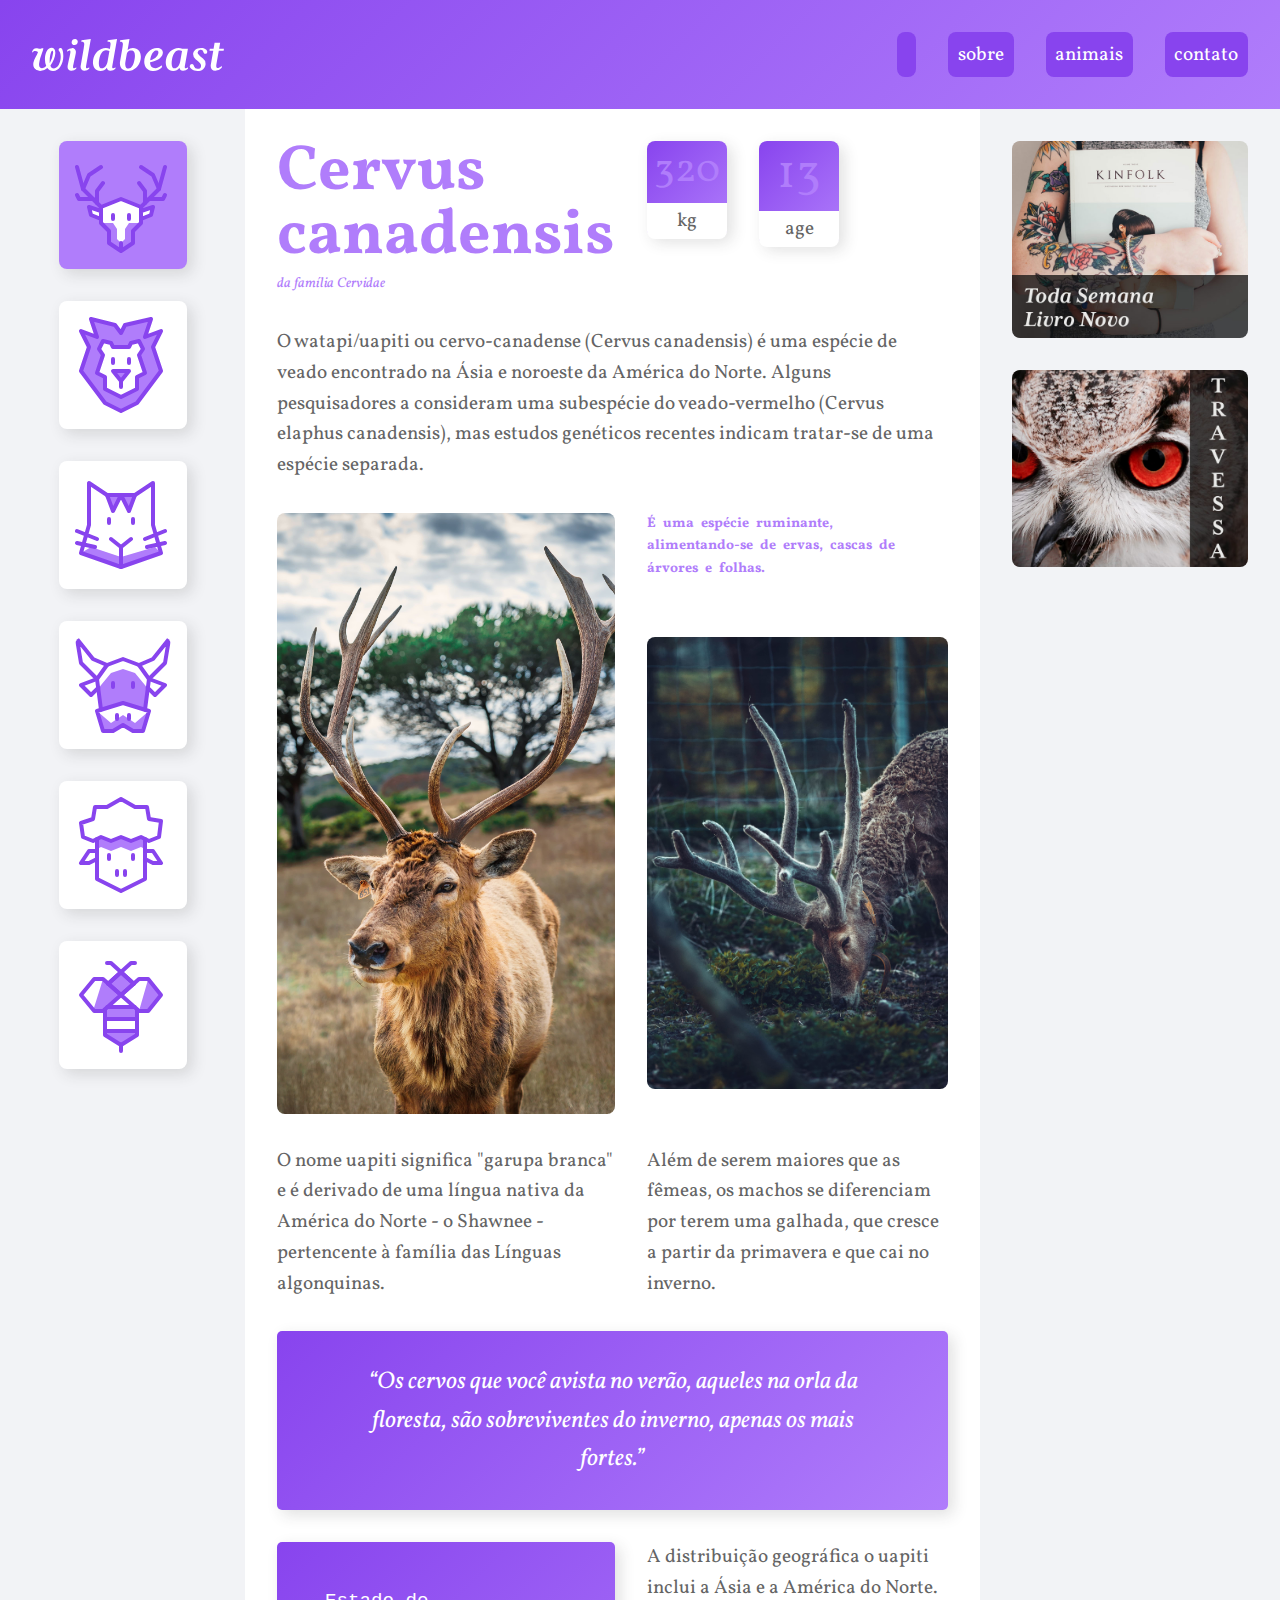
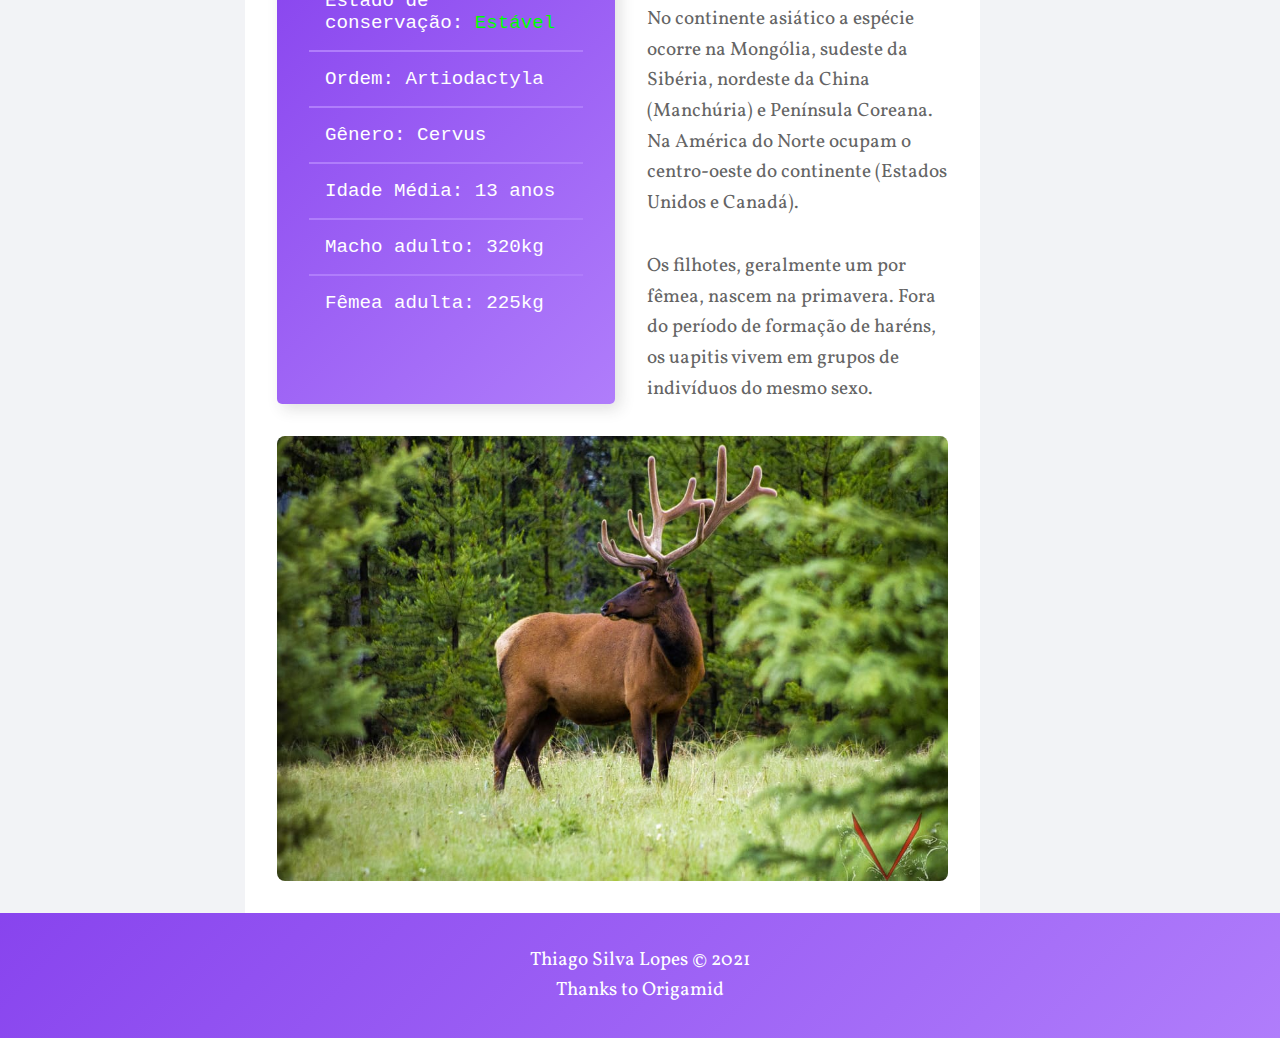
<file: index.html>
<!DOCTYPE html>
<html lang="pt-br">
  <head>
    <meta charset="UTF-8" />
    <meta http-equiv="X-UA-Compatible" content="IE=edge" />
    <meta name="viewport" content="width=device-width, initial-scale=1.0" />
    <!--==================== FAVICON ====================-->
    <link rel="icon" href="assets/img/icones/cervo.svg" />

    <!--================== LINK THUMBNAIL META TAGS ===================-->
    <!-- MS Tile - for Microsoft apps-->
    <meta
      name="msapplication-TileImage"
      content="https://raw.githubusercontent.com/Thiagoow/WildBeast-HTMLCSSGridLayout/master/assets/img/ThumbnailLinkImg.jpg"
    />
    <!-- fb & Whatsapp -->
    <meta property="og:site_name" content="WildBeast" />
    <meta
      property="og:title"
      content="Veja diferentes animais e suas características"
    />
    <meta
      property="og:description"
      content="Projeto para estudos de CSS Gris Layout"
    />
    <!-- IMG URL: -->
    <meta
      property="og:image"
      content="https://raw.githubusercontent.com/Thiagoow/WildBeast-HTMLCSSGridLayout/master/assets/img/ThumbnailLinkImg.jpg"
    />
    <meta property="og:type" content="website" />
    <meta property="og:image:type" content="image/jpeg" />
    <!--  size up to 300px. Anything above this will not work in WhatsApp -->
    <meta property="og:image:width" content="300" />
    <meta property="og:image:height" content="300" />
    <meta property="og:url" content="https://wildbeast-origamid.netlify.app/" />

    <!--==================== UNICONS ====================-->
    <link
      rel="stylesheet"
      href="https://unicons.iconscout.com/release/v4.0.0/css/line.css"
    />

    <!--==================== CSS ====================-->
    <link rel="stylesheet" href="assets/styles.css" />

    <title>WildBeast</title>
  </head>
  <body class="structure">
    <!--==================== HEADER ====================-->
    <header class="header" id="inicio">
      <a href="/" class="logo">
        <img src="assets/img/wildbeast.svg" alt="WildBeast" />
      </a>

      <nav>
        <ul>
          <li class="nav_btns">
            <!-- Theme change button -->
            <i class="uil uil-moon change-theme" id="theme-button"></i>
          </li>
          <li><a href="#">sobre</a></li>
          <li><a href="#">animais</a></li>
          <li><a href="#">contato</a></li>
        </ul>
      </nav>
    </header>

    <!--==================== SIDEBAR NAV ====================-->
    <nav class="sidenav">
      <ul>
        <li>
          <a href="/" class="link_active"
            ><img src="assets/img/icones/cervo.svg" alt="Cervo"
          /></a>
        </li>
        <li>
          <a href="/pages/lion.html" class=""
            ><img src="assets/img/icones/leao.svg" alt="Leão"
          /></a>
        </li>
        <li>
          <a href="/pages/cat.html" class=""
            ><img src="assets/img/icones/gato.svg" alt="Gato"
          /></a>
        </li>
        <li>
          <a href="/pages/buffalo.html" class=""
            ><img src="assets/img/icones/bufalo.svg" alt="Bufalo"
          /></a>
        </li>
        <li>
          <a href="/pages/sheep.html" class=""
            ><img src="assets/img/icones/ovelha.svg" alt="Ovelha"
          /></a>
        </li>
        <li>
          <a href="/pages/bee.html" class=""
            ><img src="assets/img/icones/abelha.svg" alt="Abelha"
          /></a>
        </li>
      </ul>
    </nav>

    <!--==================== MAIN & CONTENT ====================-->
    <main class="content">
      <div class="title">
        <h1>Cervus canadensis</h1>
        <span>da família Cervidae</span>
      </div>

      <div class="characteristics">
        <div>
          <span class="number threeDigits">320</span>
          <span class="label">kg</span>
        </div>

        <div>
          <span class="number">13</span>
          <span class="label">age</span>
        </div>
      </div>

      <p class="col-wide">
        O watapi/uapiti ou cervo-canadense (Cervus canadensis) é uma espécie de
        veado encontrado na Ásia e noroeste da América do Norte. Alguns
        pesquisadores a consideram uma subespécie do veado-vermelho (Cervus
        elaphus canadensis), mas estudos genéticos recentes indicam tratar-se de
        uma espécie separada.
      </p>

      <img class="image1" src="assets/img/Elk/image1.jpg" />

      <p class="emphasis">
        É uma espécie ruminante, alimentando-se de ervas, cascas de árvores e
        folhas.
      </p>

      <img class="image2" src="assets/img/Elk/image2.jpg" />

      <p>
        O nome uapiti significa "garupa branca" e é derivado de uma língua
        nativa da América do Norte - o Shawnee - pertencente à família das
        Línguas algonquinas.
      </p>

      <p>
        Além de serem maiores que as fêmeas, os machos se diferenciam por terem
        uma galhada, que cresce a partir da primavera e que cai no inverno.
      </p>

      <blockquote class="quote col-wide">
        <p>
          “Os cervos que você avista no verão, aqueles na orla da floresta, são
          sobreviventes do inverno, apenas os mais fortes.”
        </p>
      </blockquote>

      <ul class="atributes">
        <li>Estado de conservação: <span class="green">Estável</span></li>
        <li>Ordem: Artiodactyla</li>
        <li>Gênero: Cervus</li>
        <li>Idade Média: 13 anos</li>
        <li>Macho adulto: 320kg</li>
        <li>Fêmea adulta: 225kg</li>
      </ul>

      <div class="info">
        <p>
          A distribuição geográfica o uapiti inclui a Ásia e a América do Norte.
          No continente asiático a espécie ocorre na Mongólia, sudeste da
          Sibéria, nordeste da China (Manchúria) e Península Coreana. Na América
          do Norte ocupam o centro-oeste do continente (Estados Unidos e
          Canadá).
        </p>
        <p>
          Os filhotes, geralmente um por fêmea, nascem na primavera. Fora do
          período de formação de haréns, os uapitis vivem em grupos de
          indivíduos do mesmo sexo.
        </p>
      </div>

      <img class="image3 col-wide" src="assets/img/Elk/image3.jpg" />
    </main>

    <!--==================== ADVERTISING / ADVERTISEMENTS ====================-->
    <aside class="ads">
      <div class="adv-item">
        <img src="assets/img/anuncio-1.jpg" alt="Anuncio 1" />
      </div>

      <div class="adv-item">
        <img src="assets/img/anuncio-2.jpg" alt="Anuncio 2" />
      </div>
    </aside>

    <!--==================== FOOTER ====================-->
    <footer class="footer">
      <p>
        <a href="https://github.com/Thiagoow/WildBeast-HTMLCSSGridLayout">
          Thiago Silva Lopes
        </a>
        © 2021 <br />
        Thanks to <a href="https://www.origamid.com/">Origamid</a>
      </p>
    </footer>

    <!--==================== SCROLL TOP ====================-->
    <a href="#inicio" class="scrollUp" id="scroll-up">
      <i class="uil uil-arrow-up scrollUp_icon"></i>
    </a>

    <!--==================== MAIN JS ====================-->
    <script src="assets/main.js"></script>
  </body>
</html>
</file>
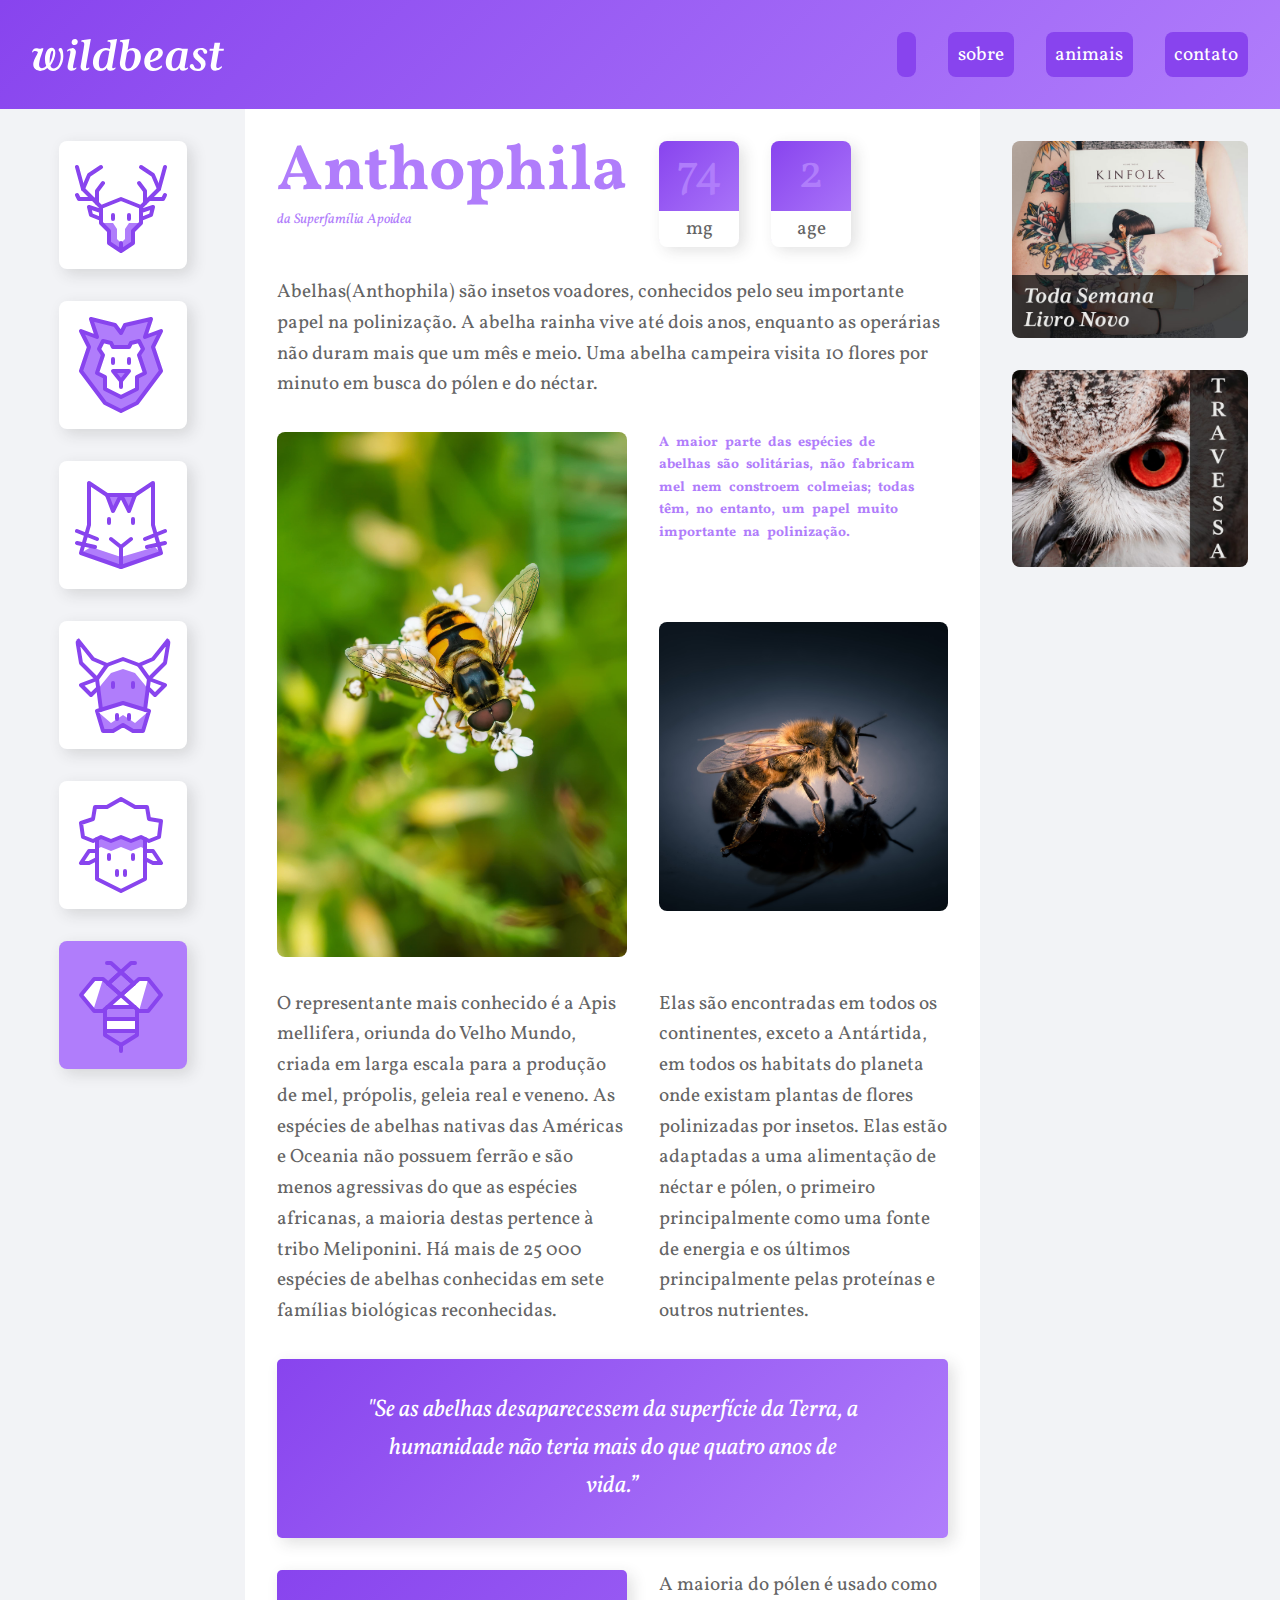
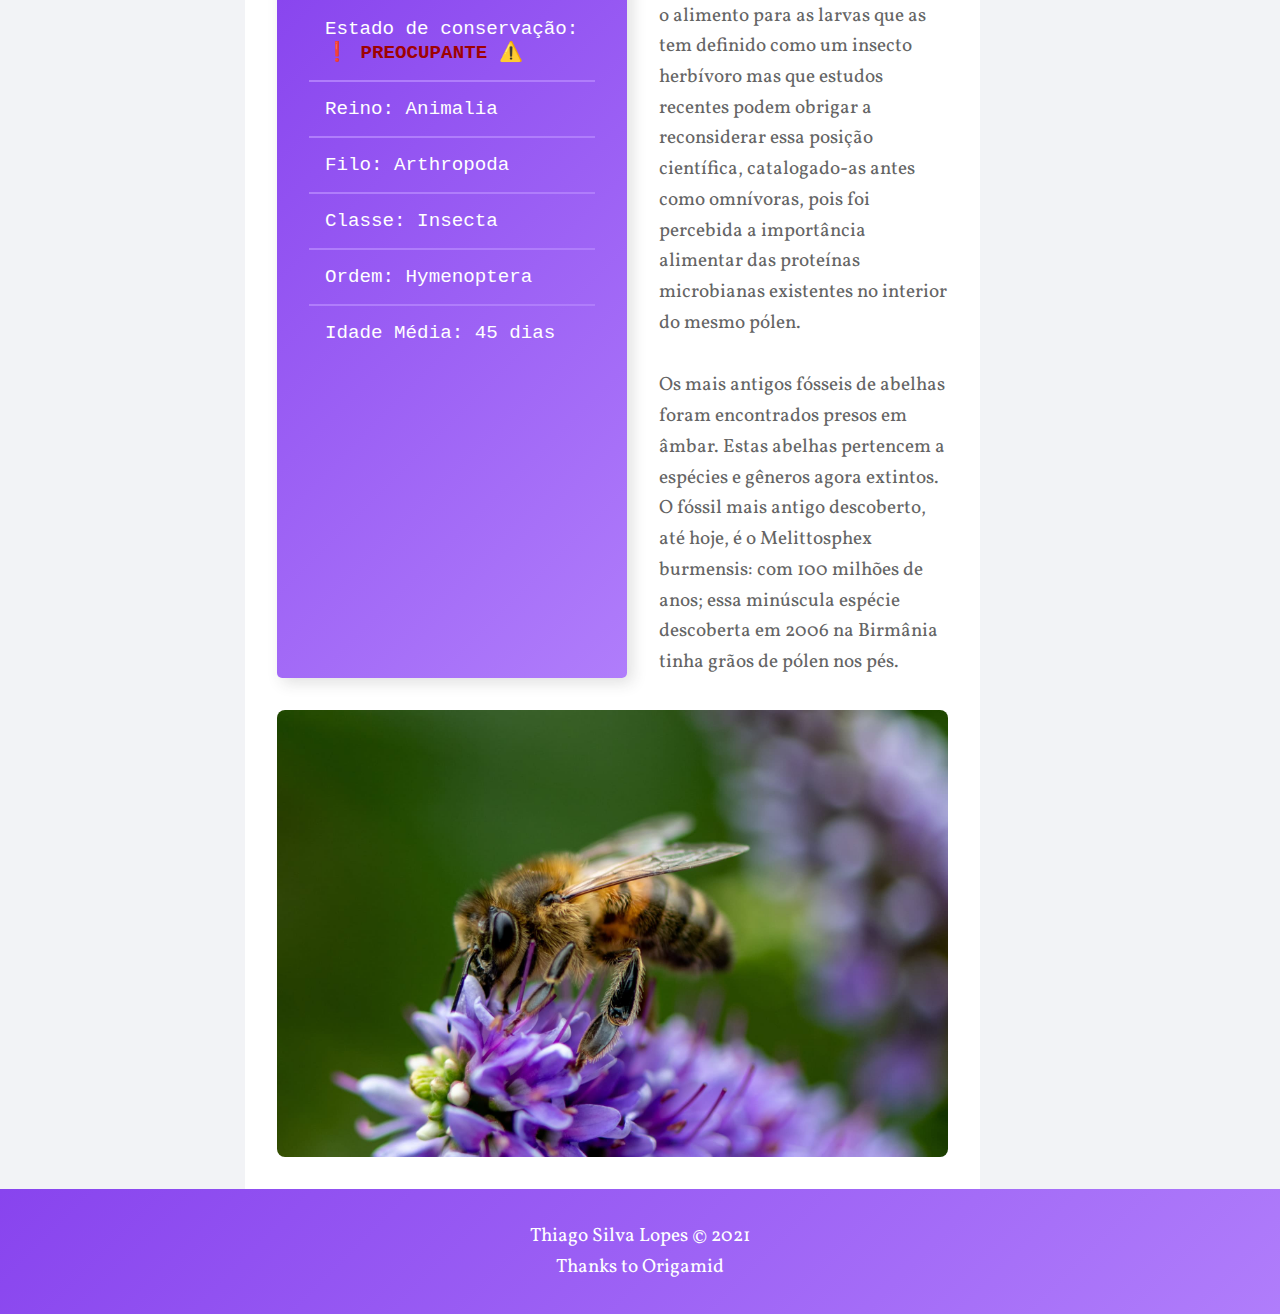
<file: pages/bee.html>
<!DOCTYPE html>
<html lang="pt-br">
  <head>
    <meta charset="UTF-8" />
    <meta http-equiv="X-UA-Compatible" content="IE=edge" />
    <meta name="viewport" content="width=device-width, initial-scale=1.0" />

    <!--==================== FAVICON ====================-->
    <link rel="icon" href="../assets/img/icones/abelha.svg" />

    <!--==================== UNICONS ====================-->
    <link
      rel="stylesheet"
      href="https://unicons.iconscout.com/release/v4.0.0/css/line.css"
    />

    <!--==================== CSS ====================-->
    <link rel="stylesheet" href="../assets/styles.css" />

    <title>WildBeast</title>
  </head>
  <body class="structure">
    <!--==================== HEADER ====================-->
    <header class="header" id="inicio">
      <a href="/" class="logo">
        <img src="../assets/img/wildbeast.svg" alt="WildBeast" />
      </a>

      <nav>
        <ul>
          <li class="nav_btns">
            <!-- Theme change button -->
            <i class="uil uil-moon change-theme" id="theme-button"></i>
          </li>
          <li><a href="#">sobre</a></li>
          <li><a href="#">animais</a></li>
          <li><a href="#">contato</a></li>
        </ul>
      </nav>
    </header>

    <!--==================== SIDEBAR NAV ====================-->
    <nav class="sidenav">
      <ul>
        <li>
          <a href="/" class=""
            ><img src="../assets/img/icones/cervo.svg" alt="Cervo"
          /></a>
        </li>
        <li>
          <a href="/pages/lion.html" class=""
            ><img src="../assets/img/icones/leao.svg" alt="Leão"
          /></a>
        </li>
        <li>
          <a href="/pages/cat.html" class=""
            ><img src="../assets/img/icones/gato.svg" alt="Gato"
          /></a>
        </li>
        <li>
          <a href="/pages/buffalo.html" class=""
            ><img src="../assets/img/icones/bufalo.svg" alt="Bufalo"
          /></a>
        </li>
        <li>
          <a href="/pages/sheep.html" class=""
            ><img src="../assets/img/icones/ovelha.svg" alt="Ovelha"
          /></a>
        </li>
        <li>
          <a href="/pages/bee.html" class="link_active"
            ><img src="../assets/img/icones/abelha.svg" alt="Abelha"
          /></a>
        </li>
      </ul>
    </nav>

    <!--==================== MAIN & CONTENT ====================-->
    <main class="content">
      <div class="title">
        <h1>Anthophila</h1>
        <span>da Superfamília Apoidea</span>
      </div>

      <div class="characteristics">
        <div>
          <span class="number">74</span>
          <span class="label">mg</span>
        </div>

        <div>
          <span class="number">2</span>
          <span class="label">age</span>
        </div>
      </div>

      <p class="col-wide">
        Abelhas(Anthophila) são insetos voadores, conhecidos pelo seu importante
        papel na polinização. A abelha rainha vive até dois anos, enquanto as
        operárias não duram mais que um mês e meio. Uma abelha campeira visita
        10 flores por minuto em busca do pólen e do néctar.
      </p>

      <img class="image1" src="../assets/img/Bee/image1.jpg" />

      <p class="emphasis">
        A maior parte das espécies de abelhas são solitárias, não fabricam mel
        nem constroem colmeias; todas têm, no entanto, um papel muito importante
        na polinização.
      </p>

      <img class="image2" src="../assets/img/Bee/image2.jpg" />

      <p>
        O representante mais conhecido é a Apis mellifera, oriunda do Velho
        Mundo, criada em larga escala para a produção de mel, própolis, geleia
        real e veneno. As espécies de abelhas nativas das Américas e Oceania não
        possuem ferrão e são menos agressivas do que as espécies africanas, a
        maioria destas pertence à tribo Meliponini. Há mais de 25 000 espécies
        de abelhas conhecidas em sete famílias biológicas reconhecidas.
      </p>

      <p>
        Elas são encontradas em todos os continentes, exceto a Antártida, em
        todos os habitats do planeta onde existam plantas de flores polinizadas
        por insetos. Elas estão adaptadas a uma alimentação de néctar e pólen, o
        primeiro principalmente como uma fonte de energia e os últimos
        principalmente pelas proteínas e outros nutrientes.
      </p>

      <blockquote class="quote col-wide">
        <p>
          "Se as abelhas desaparecessem da superfície da Terra, a humanidade não
          teria mais do que quatro anos de vida.”
        </p>
      </blockquote>

      <ul class="atributes">
        <li>
          Estado de conservação: <span class="red">❗ PREOCUPANTE ⚠️</span>
        </li>
        <li>Reino: Animalia</li>
        <li>Filo: Arthropoda</li>
        <li>Classe: Insecta</li>
        <li>Ordem: Hymenoptera</li>
        <li>Idade Média: 45 dias</li>
      </ul>

      <div class="info">
        <p>
          A maioria do pólen é usado como o alimento para as larvas que as tem
          definido como um insecto herbívoro mas que estudos recentes podem
          obrigar a reconsiderar essa posição científica, catalogado-as antes
          como omnívoras, pois foi percebida a importância alimentar das
          proteínas microbianas existentes no interior do mesmo pólen.
        </p>
        <p>
          Os mais antigos fósseis de abelhas foram encontrados presos em âmbar.
          Estas abelhas pertencem a espécies e gêneros agora extintos. O fóssil
          mais antigo descoberto, até hoje, é o Melittosphex burmensis: com 100
          milhões de anos; essa minúscula espécie descoberta em 2006 na Birmânia
          tinha grãos de pólen nos pés.
        </p>
      </div>

      <img class="image3 col-wide" src="../assets/img/Bee/image3.jpg" />
    </main>

    <!--==================== ADVERTISING / ADVERTISEMENTS ====================-->
    <aside class="ads">
      <div class="adv-item">
        <img src="../assets/img/anuncio-1.jpg" alt="Anuncio 1" />
      </div>

      <div class="adv-item">
        <img src="../assets/img/anuncio-2.jpg" alt="Anuncio 2" />
      </div>
    </aside>

    <!--==================== FOOTER ====================-->
    <footer class="footer">
      <p>
        <a href="https://github.com/Thiagoow/WildBeast-HTMLCSSGridLayout">
          Thiago Silva Lopes
        </a>
        © 2021 <br />
        Thanks to <a href="https://www.origamid.com/">Origamid</a>
      </p>
    </footer>

    <!--==================== SCROLL TOP ====================-->
    <a href="#inicio" class="scrollUp" id="scroll-up">
      <i class="uil uil-arrow-up scrollUp_icon"></i>
    </a>

    <!--==================== MAIN JS ====================-->
    <script src="../assets/main.js"></script>
  </body>
</html>
</file>
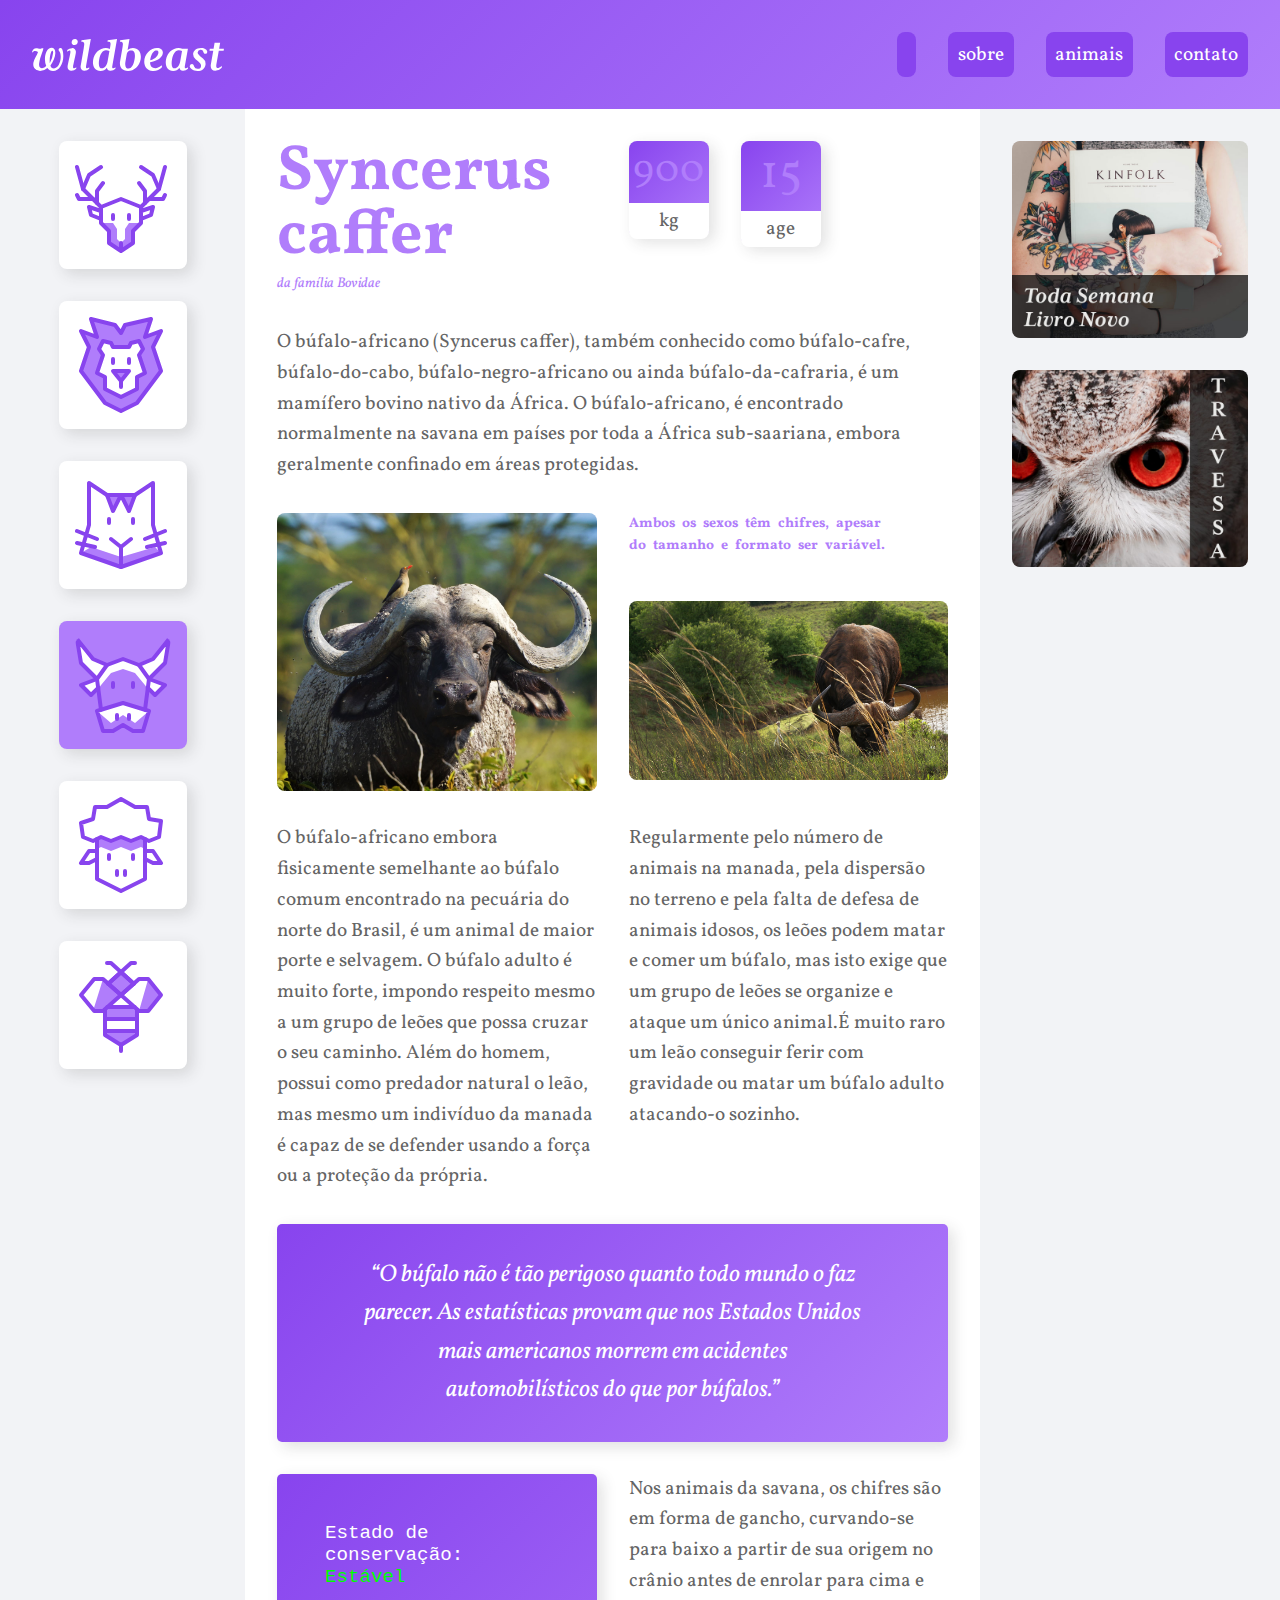
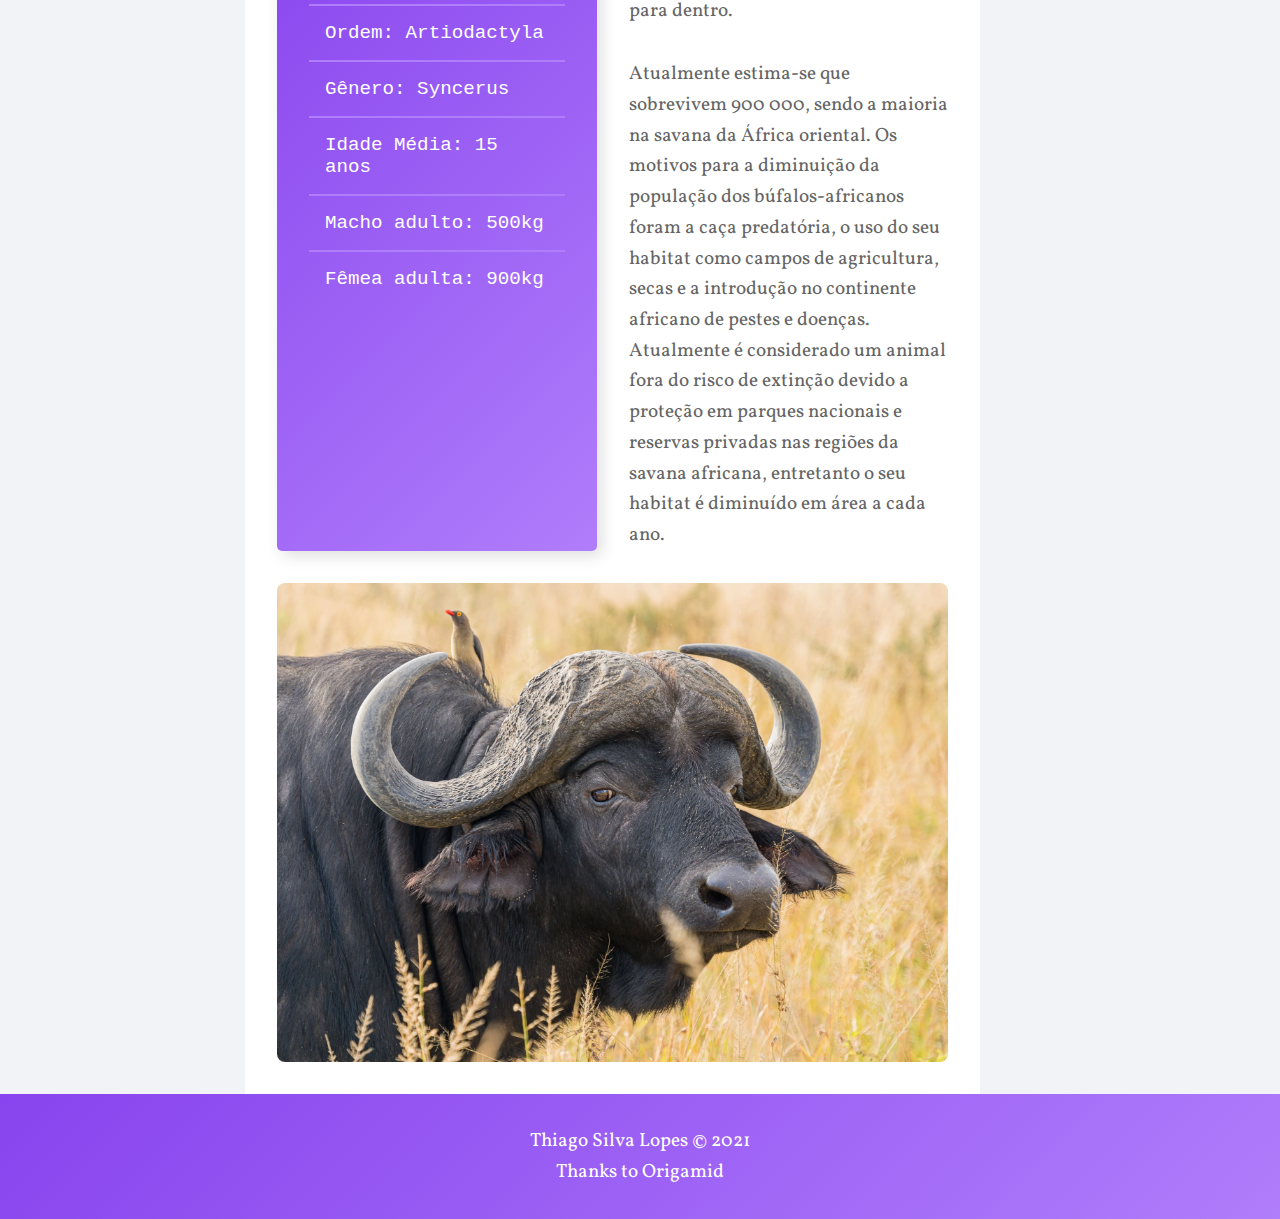
<file: pages/buffalo.html>
<!DOCTYPE html>
<html lang="pt-br">
  <head>
    <meta charset="UTF-8" />
    <meta http-equiv="X-UA-Compatible" content="IE=edge" />
    <meta name="viewport" content="width=device-width, initial-scale=1.0" />

    <!--==================== FAVICON ====================-->
    <link rel="icon" href="../assets/img/icones/bufalo.svg" />

    <!--==================== UNICONS ====================-->
    <link
      rel="stylesheet"
      href="https://unicons.iconscout.com/release/v4.0.0/css/line.css"
    />

    <!--==================== CSS ====================-->
    <link rel="stylesheet" href="../assets/styles.css" />

    <title>WildBeast</title>
  </head>
  <body class="structure">
    <!--==================== HEADER ====================-->
    <header class="header" id="inicio">
      <a href="/" class="logo">
        <img src="../assets/img/wildbeast.svg" alt="WildBeast" />
      </a>

      <nav>
        <ul>
          <li class="nav_btns">
            <!-- Theme change button -->
            <i class="uil uil-moon change-theme" id="theme-button"></i>
          </li>
          <li><a href="#">sobre</a></li>
          <li><a href="#">animais</a></li>
          <li><a href="#">contato</a></li>
        </ul>
      </nav>
    </header>

    <!--==================== SIDEBAR NAV ====================-->
    <nav class="sidenav">
      <ul>
        <li>
          <a href="/" class=""
            ><img src="../assets/img/icones/cervo.svg" alt="Cervo"
          /></a>
        </li>
        <li>
          <a href="/pages/lion.html" class=""
            ><img src="../assets/img/icones/leao.svg" alt="Leão"
          /></a>
        </li>
        <li>
          <a href="/pages/cat.html" class=""
            ><img src="../assets/img/icones/gato.svg" alt="Gato"
          /></a>
        </li>
        <li>
          <a href="/pages/buffalo.html" class="link_active"
            ><img src="../assets/img/icones/bufalo.svg" alt="Bufalo"
          /></a>
        </li>
        <li>
          <a href="/pages/sheep.html" class=""
            ><img src="../assets/img/icones/ovelha.svg" alt="Ovelha"
          /></a>
        </li>
        <li>
          <a href="/pages/bee.html" class=""
            ><img src="../assets/img/icones/abelha.svg" alt="Abelha"
          /></a>
        </li>
      </ul>
    </nav>

    <!--==================== MAIN & CONTENT ====================-->
    <main class="content">
      <div class="title">
        <h1>Syncerus caffer</h1>
        <span>da família Bovidae</span>
      </div>

      <div class="characteristics">
        <div>
          <span class="number threeDigits">900</span>
          <span class="label">kg</span>
        </div>

        <div>
          <span class="number">15</span>
          <span class="label">age</span>
        </div>
      </div>

      <p class="col-wide">
        O búfalo-africano (Syncerus caffer), também conhecido como búfalo-cafre,
        búfalo-do-cabo, búfalo-negro-africano ou ainda búfalo-da-cafraria, é um
        mamífero bovino nativo da África. O búfalo-africano, é encontrado
        normalmente na savana em países por toda a África sub-saariana, embora
        geralmente confinado em áreas protegidas.
      </p>

      <img class="image1" src="../assets/img/Buffalo/image1.jpg" />

      <p class="emphasis">
        Ambos os sexos têm chifres, apesar do tamanho e formato ser variável.
      </p>

      <img class="image2" src="../assets/img/Buffalo/image2.jpg" />

      <p>
        O búfalo-africano embora fisicamente semelhante ao búfalo comum
        encontrado na pecuária do norte do Brasil, é um animal de maior porte e
        selvagem. O búfalo adulto é muito forte, impondo respeito mesmo a um
        grupo de leões que possa cruzar o seu caminho. Além do homem, possui
        como predador natural o leão, mas mesmo um indivíduo da manada é capaz
        de se defender usando a força ou a proteção da própria.
      </p>

      <p>
        Regularmente pelo número de animais na manada, pela dispersão no terreno
        e pela falta de defesa de animais idosos, os leões podem matar e comer
        um búfalo, mas isto exige que um grupo de leões se organize e ataque um
        único animal.É muito raro um leão conseguir ferir com gravidade ou matar
        um búfalo adulto atacando-o sozinho.
      </p>

      <blockquote class="quote col-wide">
        <p>
          “O búfalo não é tão perigoso quanto todo mundo o faz parecer. As
          estatísticas provam que nos Estados Unidos mais americanos morrem em
          acidentes automobilísticos do que por búfalos.”
        </p>
      </blockquote>

      <ul class="atributes">
        <li>Estado de conservação: <span class="green">Estável</span></li>
        <li>Ordem: Artiodactyla</li>
        <li>Gênero: Syncerus</li>
        <li>Idade Média: 15 anos</li>
        <li>Macho adulto: 500kg</li>
        <li>Fêmea adulta: 900kg</li>
      </ul>

      <div class="info">
        <p>
          Nos animais da savana, os chifres são em forma de gancho, curvando-se
          para baixo a partir de sua origem no crânio antes de enrolar para cima
          e para dentro.
        </p>
        <p>
          Atualmente estima-se que sobrevivem 900 000, sendo a maioria na savana
          da África oriental. Os motivos para a diminuição da população dos
          búfalos-africanos foram a caça predatória, o uso do seu habitat como
          campos de agricultura, secas e a introdução no continente africano de
          pestes e doenças. Atualmente é considerado um animal fora do risco de
          extinção devido a proteção em parques nacionais e reservas privadas
          nas regiões da savana africana, entretanto o seu habitat é diminuído
          em área a cada ano.
        </p>
      </div>

      <img class="image3 col-wide" src="../assets/img/Buffalo/image3.jpg" />
    </main>

    <!--==================== ADVERTISING / ADVERTISEMENTS ====================-->
    <aside class="ads">
      <div class="adv-item">
        <img src="../assets/img/anuncio-1.jpg" alt="Anuncio 1" />
      </div>

      <div class="adv-item">
        <img src="../assets/img/anuncio-2.jpg" alt="Anuncio 2" />
      </div>
    </aside>

    <!--==================== FOOTER ====================-->
    <footer class="footer">
      <p>
        <a href="https://github.com/Thiagoow/WildBeast-HTMLCSSGridLayout">
          Thiago Silva Lopes
        </a>
        © 2021 <br />
        Thanks to <a href="https://www.origamid.com/">Origamid</a>
      </p>
    </footer>

    <!--==================== SCROLL TOP ====================-->
    <a href="#inicio" class="scrollUp" id="scroll-up">
      <i class="uil uil-arrow-up scrollUp_icon"></i>
    </a>

    <!--==================== MAIN JS ====================-->
    <script src="../assets/main.js"></script>
  </body>
</html>
</file>
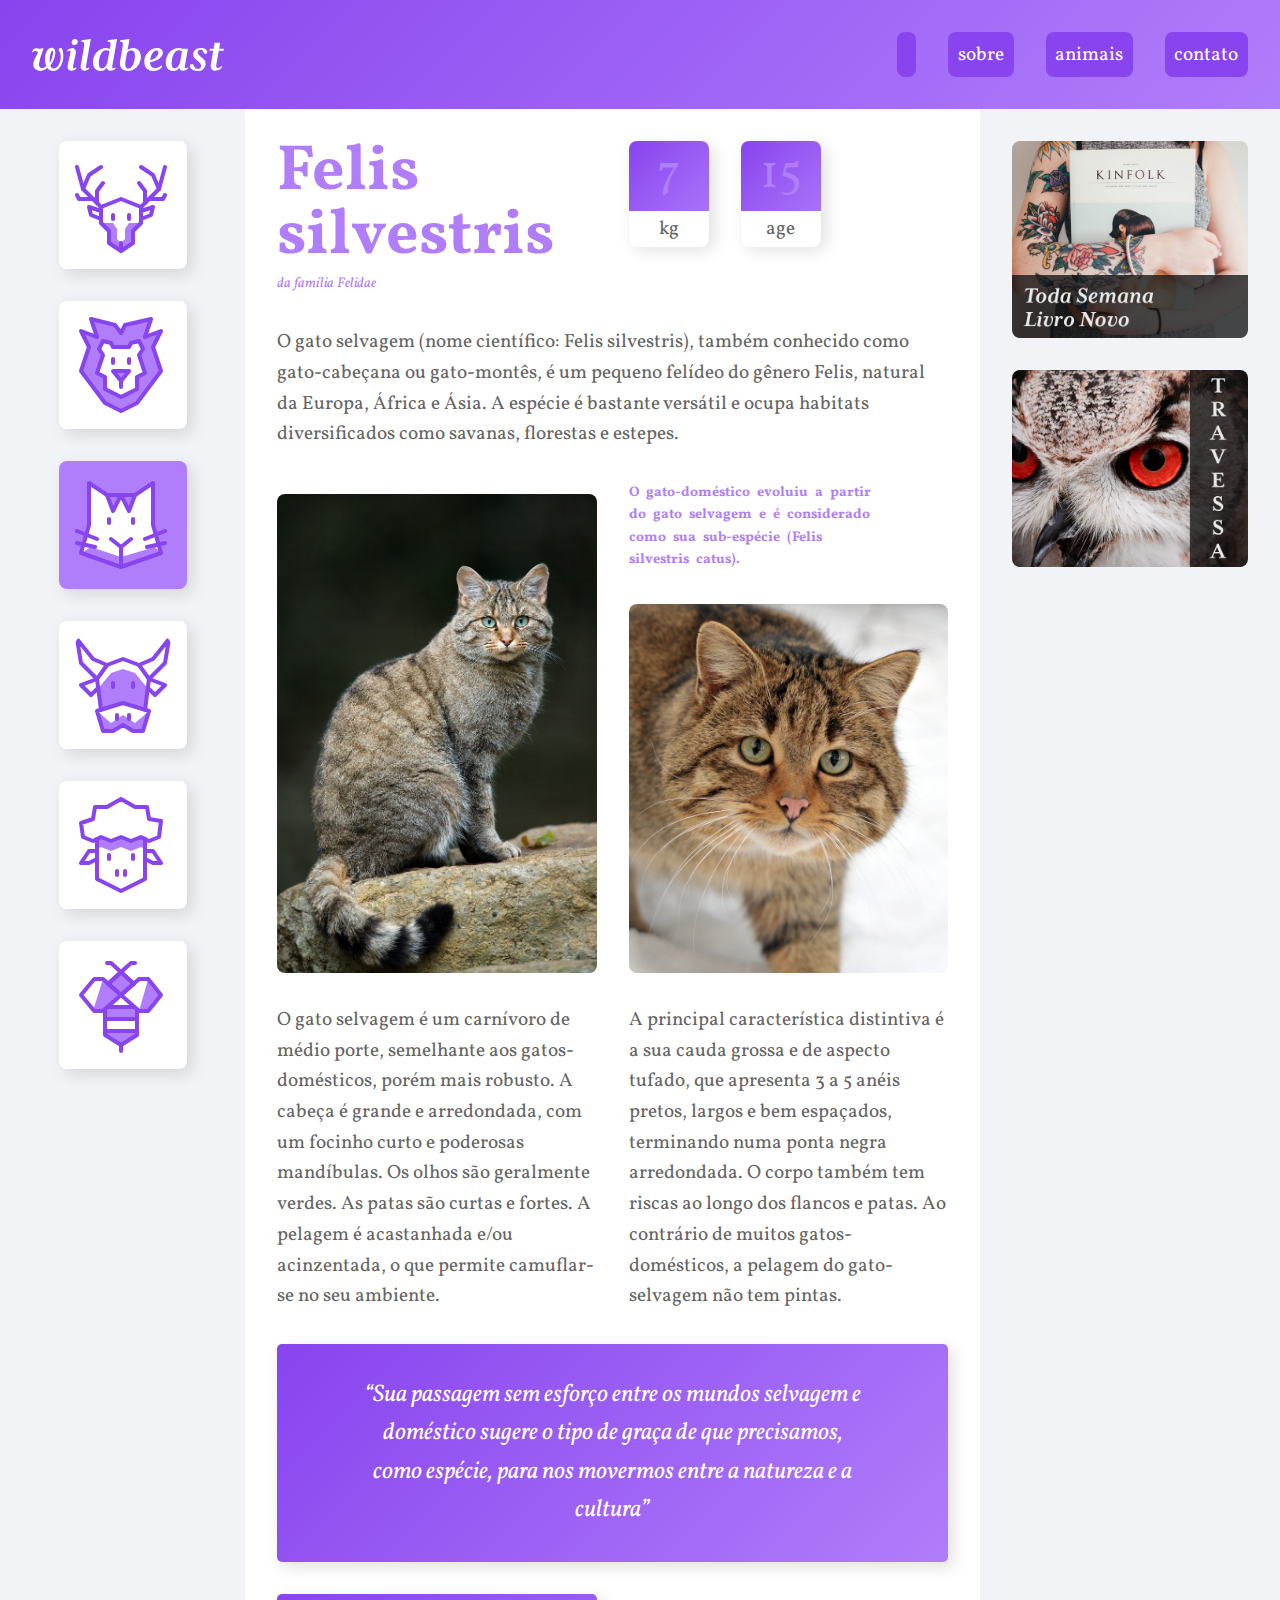
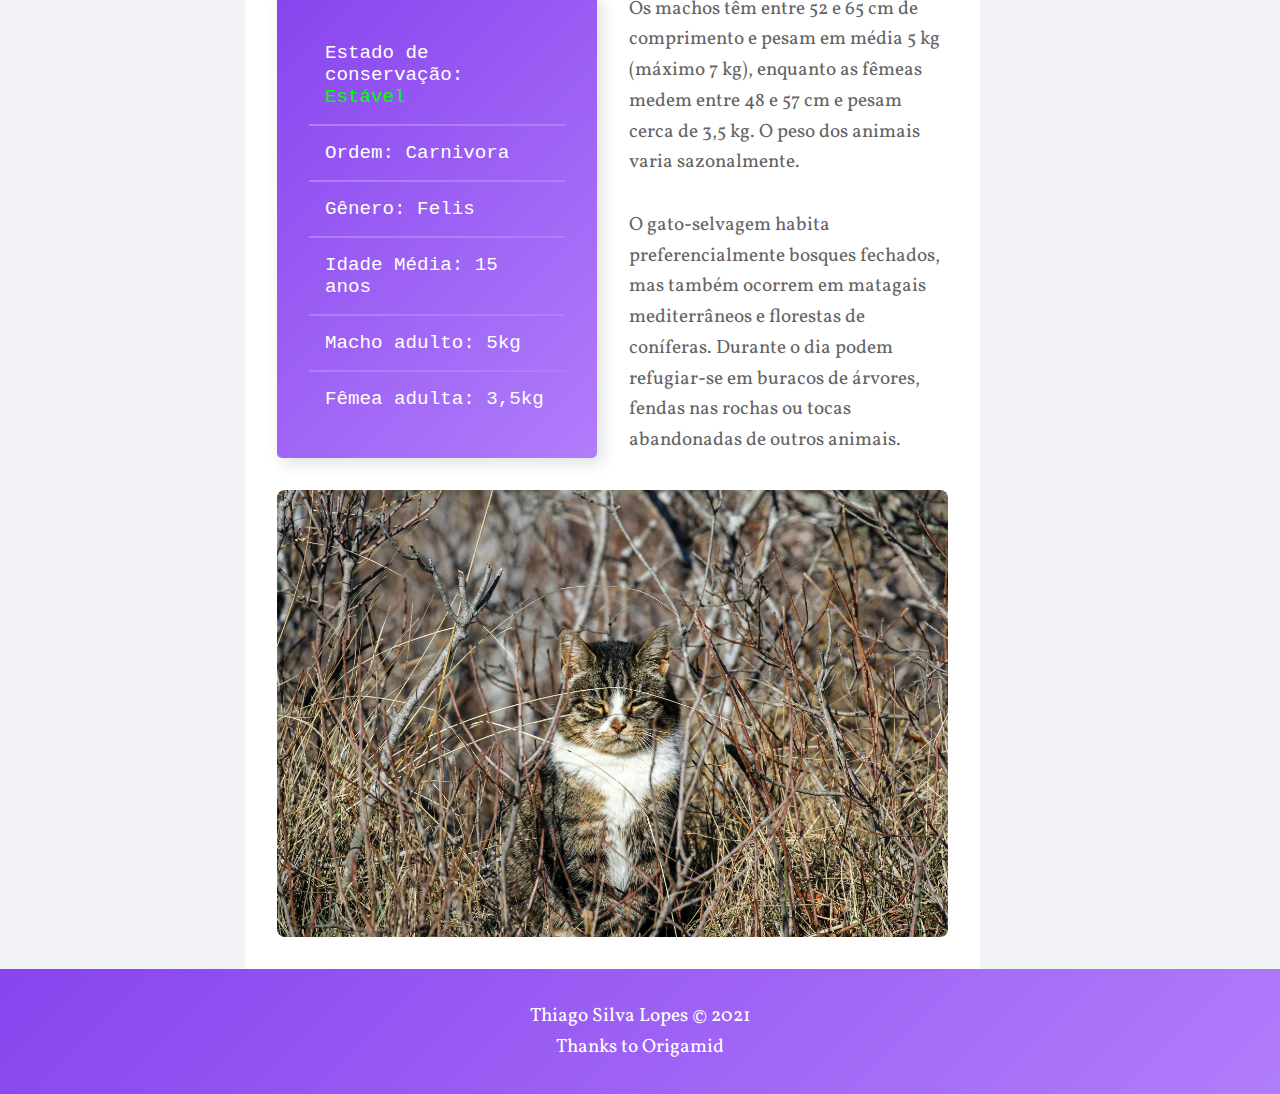
<file: pages/cat.html>
<!DOCTYPE html>
<html lang="pt-br">
  <head>
    <meta charset="UTF-8" />
    <meta http-equiv="X-UA-Compatible" content="IE=edge" />
    <meta name="viewport" content="width=device-width, initial-scale=1.0" />

    <!--==================== FAVICON ====================-->
    <link rel="icon" href="../assets/img/icones/gato.svg" />

    <!--==================== UNICONS ====================-->
    <link
      rel="stylesheet"
      href="https://unicons.iconscout.com/release/v4.0.0/css/line.css"
    />

    <!--==================== CSS ====================-->
    <link rel="stylesheet" href="../assets/styles.css" />

    <title>WildBeast</title>
  </head>
  <body class="structure">
    <!--==================== HEADER ====================-->
    <header class="header" id="inicio">
      <a href="/" class="logo">
        <img src="../assets/img/wildbeast.svg" alt="WildBeast" />
      </a>

      <nav>
        <ul>
          <li class="nav_btns">
            <!-- Theme change button -->
            <i class="uil uil-moon change-theme" id="theme-button"></i>
          </li>
          <li><a href="#">sobre</a></li>
          <li><a href="#">animais</a></li>
          <li><a href="#">contato</a></li>
        </ul>
      </nav>
    </header>

    <!--==================== SIDEBAR NAV ====================-->
    <nav class="sidenav">
      <ul>
        <li>
          <a href="/" class=""
            ><img src="../assets/img/icones/cervo.svg" alt="Cervo"
          /></a>
        </li>
        <li>
          <a href="/pages/lion.html" class=""
            ><img src="../assets/img/icones/leao.svg" alt="Leão"
          /></a>
        </li>
        <li>
          <a href="/pages/cat.html" class="link_active"
            ><img src="../assets/img/icones/gato.svg" alt="Gato"
          /></a>
        </li>
        <li>
          <a href="/pages/buffalo.html" class=""
            ><img src="../assets/img/icones/bufalo.svg" alt="Bufalo"
          /></a>
        </li>
        <li>
          <a href="/pages/sheep.html" class=""
            ><img src="../assets/img/icones/ovelha.svg" alt="Ovelha"
          /></a>
        </li>
        <li>
          <a href="/pages/bee.html" class=""
            ><img src="../assets/img/icones/abelha.svg" alt="Abelha"
          /></a>
        </li>
      </ul>
    </nav>

    <!--==================== MAIN & CONTENT ====================-->
    <main class="content">
      <div class="title">
        <h1>Felis silvestris</h1>
        <span>da família Felidae</span>
      </div>

      <div class="characteristics">
        <div>
          <span class="number">7</span>
          <span class="label">kg</span>
        </div>

        <div>
          <span class="number">15</span>
          <span class="label">age</span>
        </div>
      </div>

      <p class="col-wide">
        O gato selvagem (nome científico: Felis silvestris), também conhecido
        como gato-cabeçana ou gato-montês, é um pequeno felídeo do gênero Felis,
        natural da Europa, África e Ásia. A espécie é bastante versátil e ocupa
        habitats diversificados como savanas, florestas e estepes.
      </p>

      <img class="image1" src="../assets/img/Cat/image1.jpg" />

      <p class="emphasis">
        O gato-doméstico evoluiu a partir do gato selvagem e é considerado como
        sua sub-espécie (Felis silvestris catus).
      </p>

      <img class="image2" src="../assets/img/Cat/image2.jpg" />

      <p>
        O gato selvagem é um carnívoro de médio porte, semelhante aos
        gatos-domésticos, porém mais robusto. A cabeça é grande e arredondada,
        com um focinho curto e poderosas mandíbulas. Os olhos são geralmente
        verdes. As patas são curtas e fortes. A pelagem é acastanhada e/ou
        acinzentada, o que permite camuflar-se no seu ambiente.
      </p>

      <p>
        A principal característica distintiva é a sua cauda grossa e de aspecto
        tufado, que apresenta 3 a 5 anéis pretos, largos e bem espaçados,
        terminando numa ponta negra arredondada. O corpo também tem riscas ao
        longo dos flancos e patas. Ao contrário de muitos gatos-domésticos, a
        pelagem do gato-selvagem não tem pintas.
      </p>

      <blockquote class="quote col-wide">
        <p>
          “Sua passagem sem esforço entre os mundos selvagem e doméstico sugere
          o tipo de graça de que precisamos, como espécie, para nos movermos
          entre a natureza e a cultura”
        </p>
      </blockquote>

      <ul class="atributes">
        <li>Estado de conservação: <span class="green">Estável</span></li>
        <li>Ordem: Carnivora</li>
        <li>Gênero: Felis</li>
        <li>Idade Média: 15 anos</li>
        <li>Macho adulto: 5kg</li>
        <li>Fêmea adulta: 3,5kg</li>
      </ul>

      <div class="info">
        <p>
          Os machos têm entre 52 e 65 cm de comprimento e pesam em média 5 kg
          (máximo 7 kg), enquanto as fêmeas medem entre 48 e 57 cm e pesam cerca
          de 3,5 kg. O peso dos animais varia sazonalmente.
        </p>
        <p>
          O gato-selvagem habita preferencialmente bosques fechados, mas também
          ocorrem em matagais mediterrâneos e florestas de coníferas. Durante o
          dia podem refugiar-se em buracos de árvores, fendas nas rochas ou
          tocas abandonadas de outros animais.
        </p>
      </div>

      <img class="image3 col-wide" src="../assets/img/Cat/image3.jpg" />
    </main>

    <!--==================== ADVERTISING / ADVERTISEMENTS ====================-->
    <aside class="ads">
      <div class="adv-item">
        <img src="../assets/img/anuncio-1.jpg" alt="Anuncio 1" />
      </div>

      <div class="adv-item">
        <img src="../assets/img/anuncio-2.jpg" alt="Anuncio 2" />
      </div>
    </aside>

    <!--==================== FOOTER ====================-->
    <footer class="footer">
      <p>
        <a href="https://github.com/Thiagoow/WildBeast-HTMLCSSGridLayout">
          Thiago Silva Lopes
        </a>
        © 2021 <br />
        Thanks to <a href="https://www.origamid.com/">Origamid</a>
      </p>
    </footer>

    <!--==================== SCROLL TOP ====================-->
    <a href="#inicio" class="scrollUp" id="scroll-up">
      <i class="uil uil-arrow-up scrollUp_icon"></i>
    </a>

    <!--==================== MAIN JS ====================-->
    <script src="../assets/main.js"></script>
  </body>
</html>
</file>
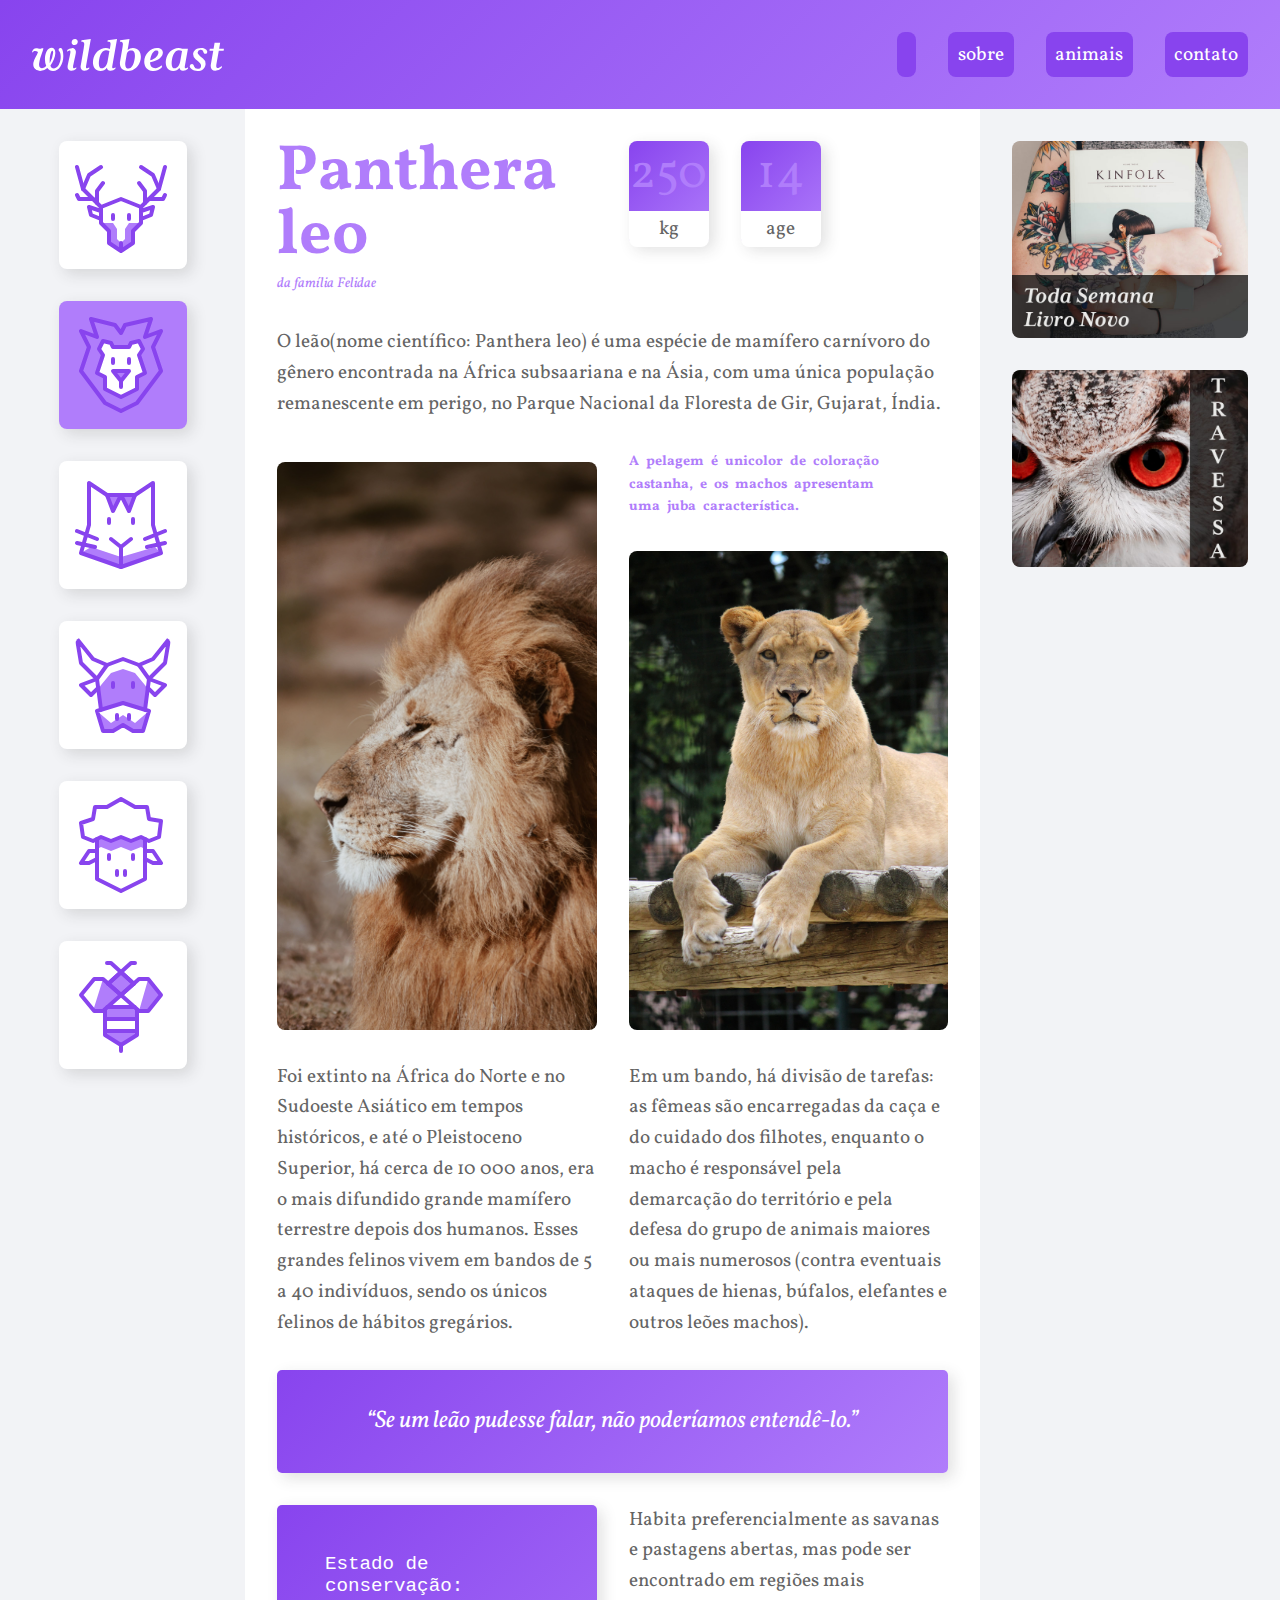
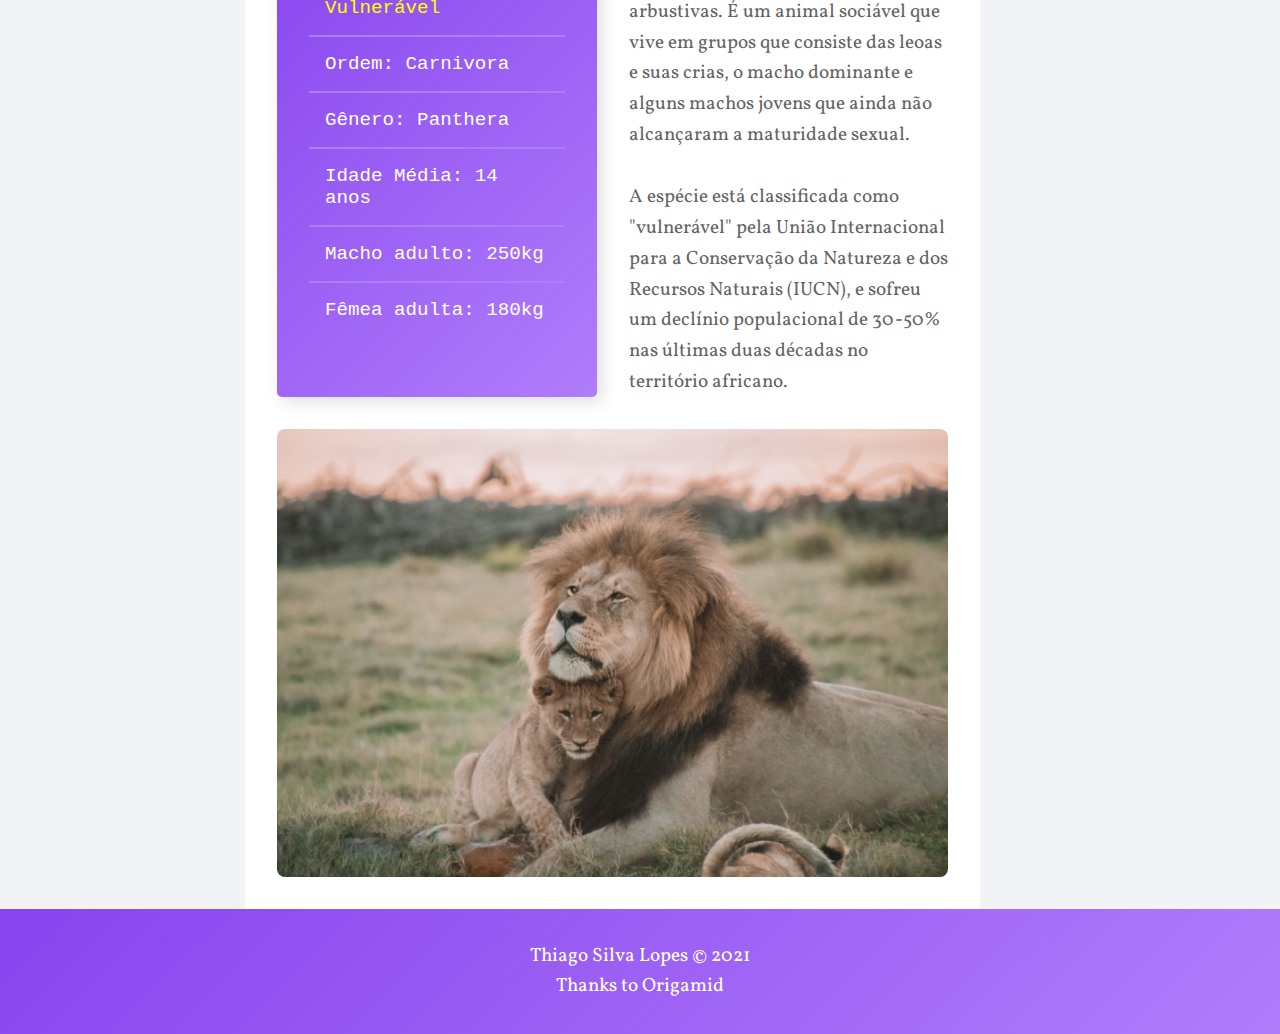
<file: pages/lion.html>
<!DOCTYPE html>
<html lang="pt-br">
  <head>
    <meta charset="UTF-8" />
    <meta http-equiv="X-UA-Compatible" content="IE=edge" />
    <meta name="viewport" content="width=device-width, initial-scale=1.0" />

    <!--==================== FAVICON ====================-->
    <link rel="icon" href="../assets/img/icones/leao.svg" />

    <!--==================== UNICONS ====================-->
    <link
      rel="stylesheet"
      href="https://unicons.iconscout.com/release/v4.0.0/css/line.css"
    />

    <!--==================== CSS ====================-->
    <link rel="stylesheet" href="../assets/styles.css" />

    <title>WildBeast</title>
  </head>
  <body class="structure">
    <!--==================== HEADER ====================-->
    <header class="header" id="header">
      <a href="/" class="logo">
        <img src="../assets/img/wildbeast.svg" alt="WildBeast" />
      </a>

      <nav>
        <ul>
          <li class="nav_btns">
            <!-- Theme change button -->
            <i class="uil uil-moon change-theme" id="theme-button"></i>
          </li>
          <li><a href="#">sobre</a></li>
          <li><a href="#">animais</a></li>
          <li><a href="#">contato</a></li>
        </ul>
      </nav>
    </header>

    <!--==================== SIDEBAR NAV ====================-->
    <nav class="sidenav">
      <ul>
        <li>
          <a href="/" class=""
            ><img src="../assets/img/icones/cervo.svg" alt="Cervo"
          /></a>
        </li>
        <li>
          <a href="/pages/lion.html" class="link_active"
            ><img src="../assets/img/icones/leao.svg" alt="Leão"
          /></a>
        </li>
        <li>
          <a href="/pages/cat.html" class=""
            ><img src="../assets/img/icones/gato.svg" alt="Gato"
          /></a>
        </li>
        <li>
          <a href="/pages/buffalo.html" class=""
            ><img src="../assets/img/icones/bufalo.svg" alt="Bufalo"
          /></a>
        </li>
        <li>
          <a href="/pages/sheep.html" class=""
            ><img src="../assets/img/icones/ovelha.svg" alt="Ovelha"
          /></a>
        </li>
        <li>
          <a href="/pages/bee.html" class=""
            ><img src="../assets/img/icones/abelha.svg" alt="Abelha"
          /></a>
        </li>
      </ul>
    </nav>

    <!--==================== MAIN & CONTENT ====================-->
    <main class="content">
      <div class="title">
        <h1>Panthera leo</h1>
        <span>da família Felidae</span>
      </div>

      <div class="characteristics">
        <div>
          <span class="number">250</span>
          <span class="label">kg</span>
        </div>

        <div>
          <span class="number">14</span>
          <span class="label">age</span>
        </div>
      </div>

      <p class="col-wide">
        O leão(nome científico: Panthera leo) é uma espécie de mamífero
        carnívoro do gênero encontrada na África subsaariana e na Ásia, com uma
        única população remanescente em perigo, no Parque Nacional da Floresta
        de Gir, Gujarat, Índia.
      </p>

      <img class="image1" src="../assets/img/Lion/image1.jpg" />

      <p class="emphasis">
        A pelagem é unicolor de coloração castanha, e os machos apresentam uma
        juba característica.
      </p>

      <img class="image2" src="../assets/img/Lion/image2.jpg" />

      <p>
        Foi extinto na África do Norte e no Sudoeste Asiático em tempos
        históricos, e até o Pleistoceno Superior, há cerca de 10 000 anos, era o
        mais difundido grande mamífero terrestre depois dos humanos. Esses
        grandes felinos vivem em bandos de 5 a 40 indivíduos, sendo os únicos
        felinos de hábitos gregários.
      </p>

      <p>
        Em um bando, há divisão de tarefas: as fêmeas são encarregadas da caça e
        do cuidado dos filhotes, enquanto o macho é responsável pela demarcação
        do território e pela defesa do grupo de animais maiores ou mais
        numerosos (contra eventuais ataques de hienas, búfalos, elefantes e
        outros leões machos).
      </p>

      <blockquote class="quote col-wide">
        <p>“Se um leão pudesse falar, não poderíamos entendê-lo.”</p>
      </blockquote>

      <ul class="atributes">
        <li>Estado de conservação: <span class="yellow">Vulnerável</span></li>
        <li>Ordem: Carnivora</li>
        <li>Gênero: Panthera</li>
        <li>Idade Média: 14 anos</li>
        <li>Macho adulto: 250kg</li>
        <li>Fêmea adulta: 180kg</li>
      </ul>

      <div class="info">
        <p>
          Habita preferencialmente as savanas e pastagens abertas, mas pode ser
          encontrado em regiões mais arbustivas. É um animal sociável que vive
          em grupos que consiste das leoas e suas crias, o macho dominante e
          alguns machos jovens que ainda não alcançaram a maturidade sexual.
        </p>
        <p>
          A espécie está classificada como "vulnerável" pela União Internacional
          para a Conservação da Natureza e dos Recursos Naturais (IUCN), e
          sofreu um declínio populacional de 30-50% nas últimas duas décadas no
          território africano.
        </p>
      </div>

      <img class="image3 col-wide" src="../assets/img/Lion/image3.jpg" />
    </main>

    <!--==================== ADVERTISING / ADVERTISEMENTS ====================-->
    <aside class="ads">
      <div class="adv-item">
        <img src="../assets/img/anuncio-1.jpg" alt="Anuncio 1" />
      </div>

      <div class="adv-item">
        <img src="../assets/img/anuncio-2.jpg" alt="Anuncio 2" />
      </div>
    </aside>

    <!--==================== FOOTER ====================-->
    <footer class="footer">
      <p>
        <a href="https://github.com/Thiagoow/WildBeast-HTMLCSSGridLayout">
          Thiago Silva Lopes
        </a>
        © 2021 <br />
        Thanks to <a href="https://www.origamid.com/">Origamid</a>
      </p>
    </footer>

    <!--==================== SCROLL TOP ====================-->
    <a href="#header" class="scrollUp" id="scroll-up">
      <i class="uil uil-arrow-up scrollUp_icon"></i>
    </a>

    <!--==================== MAIN JS ====================-->
    <script src="../assets/main.js"></script>
  </body>
</html>
</file>
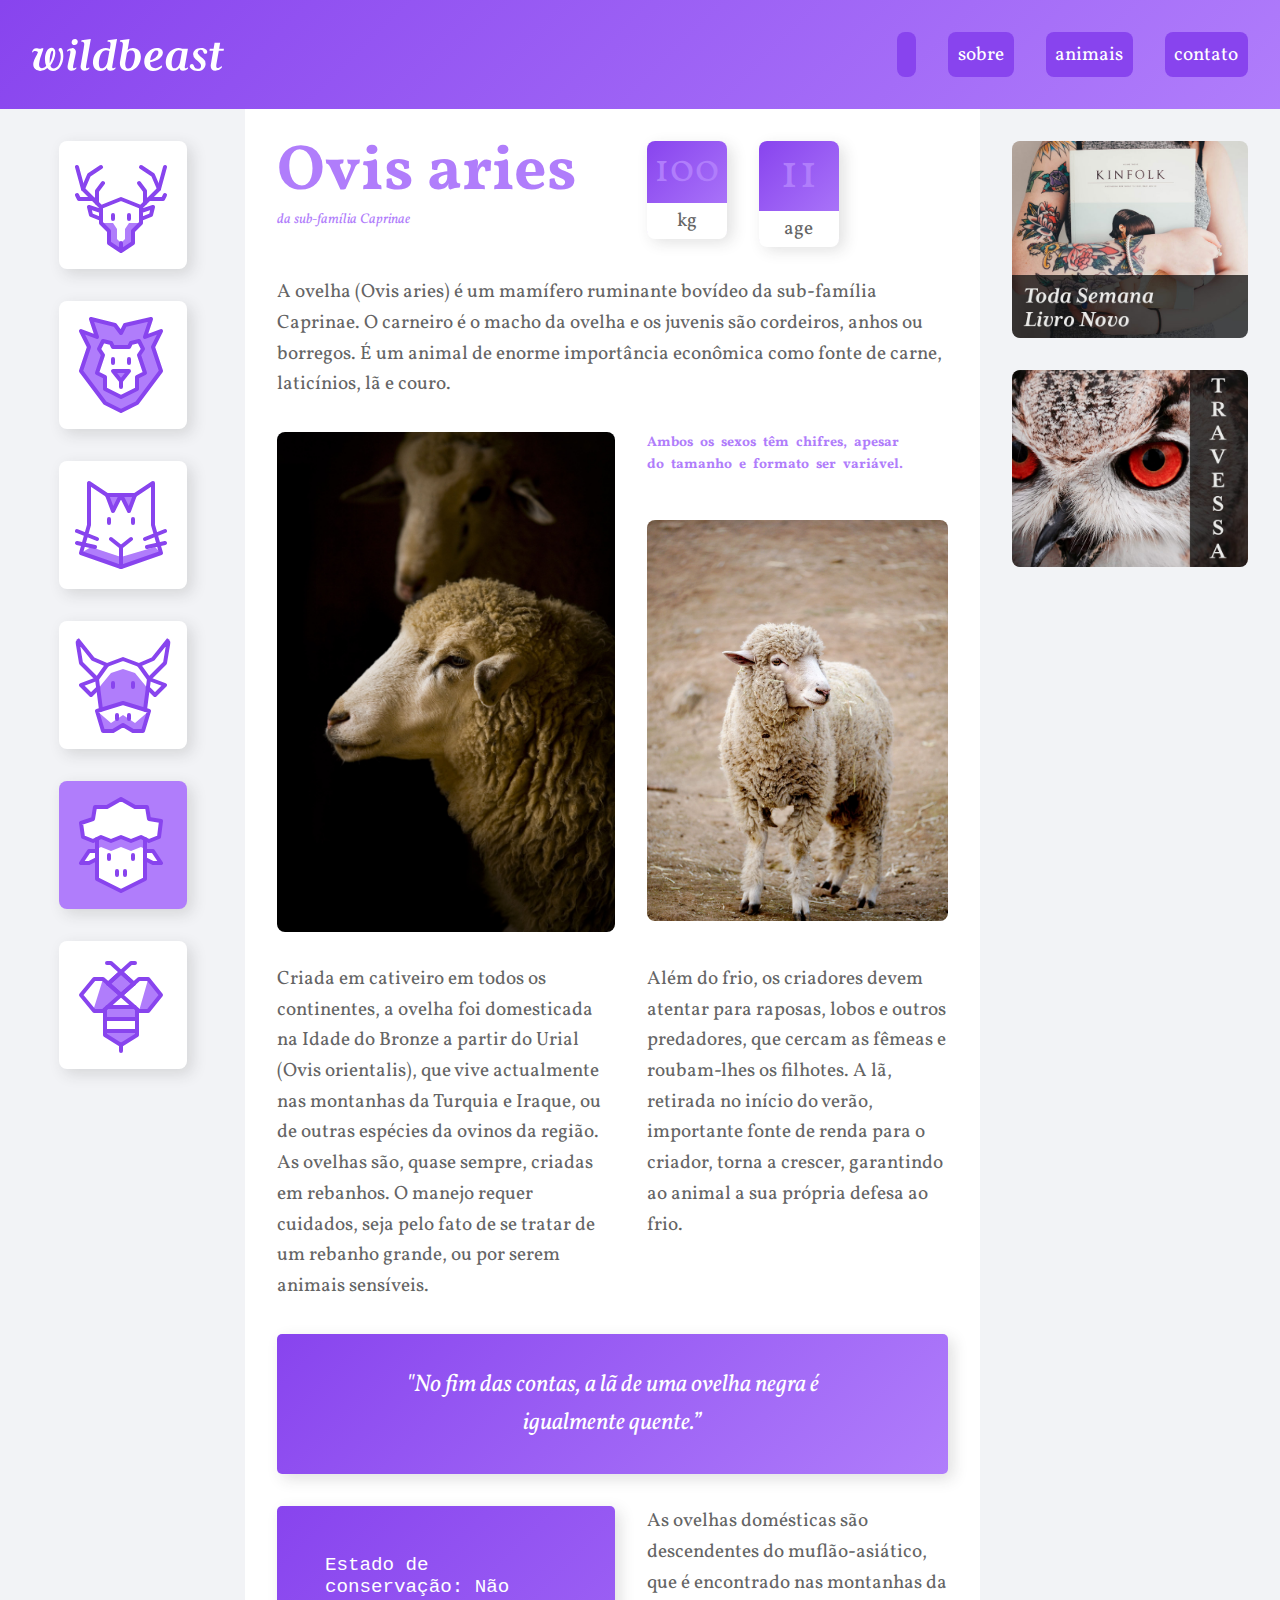
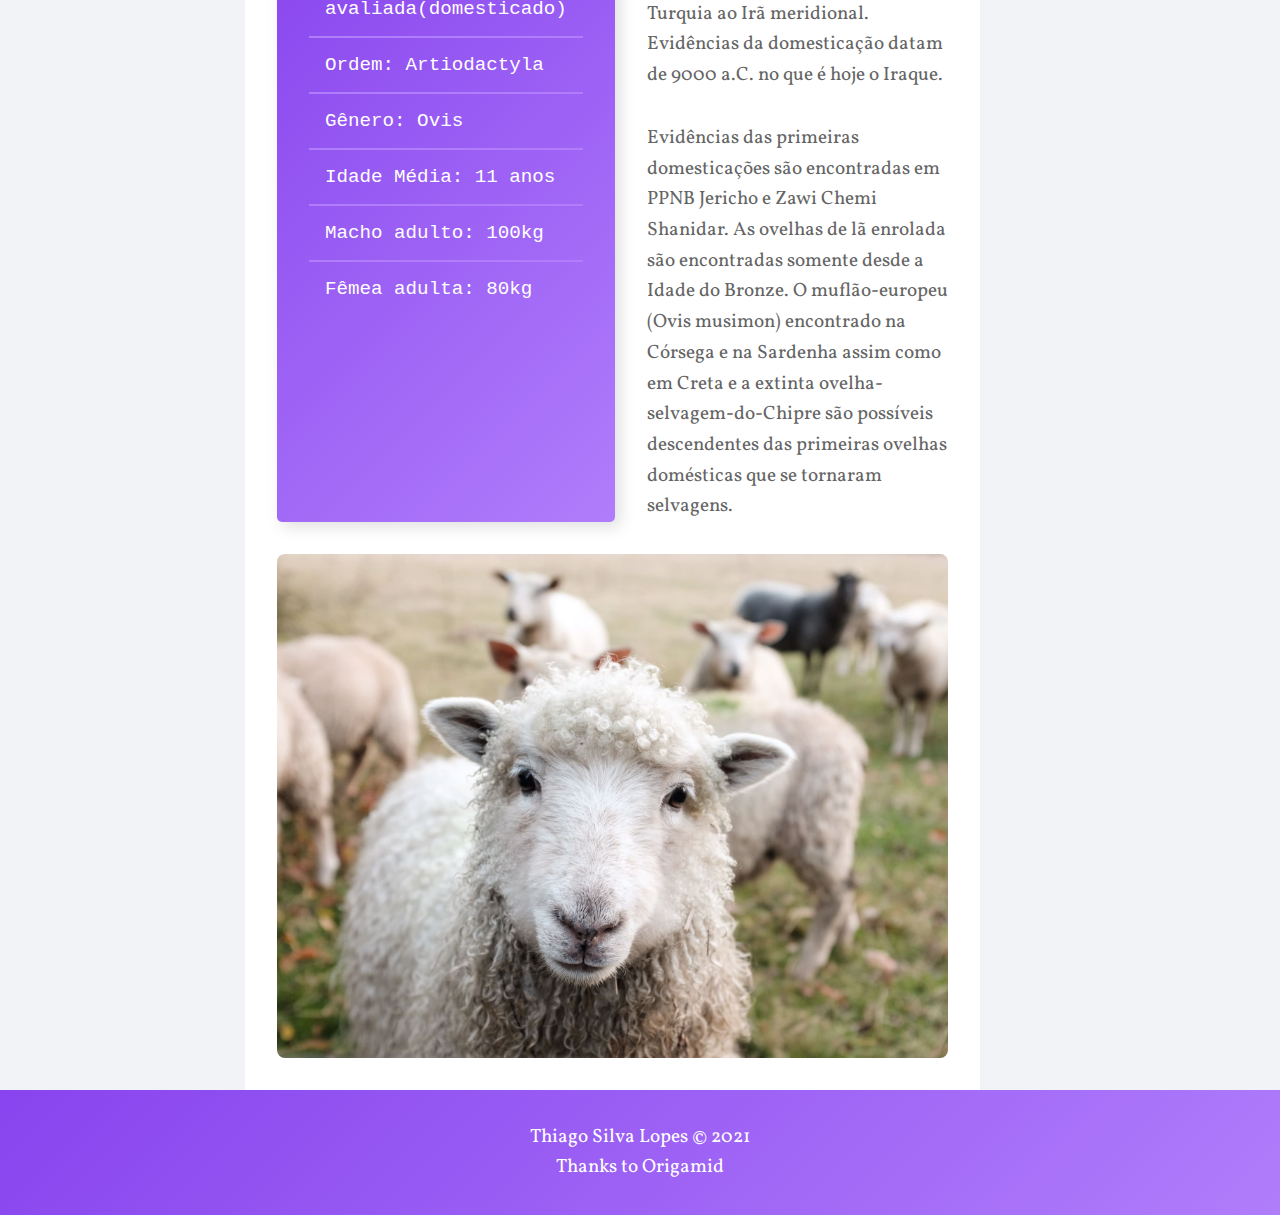
<file: pages/sheep.html>
<!DOCTYPE html>
<html lang="pt-br">
  <head>
    <meta charset="UTF-8" />
    <meta http-equiv="X-UA-Compatible" content="IE=edge" />
    <meta name="viewport" content="width=device-width, initial-scale=1.0" />

    <!--==================== FAVICON ====================-->
    <link rel="icon" href="../assets/img/icones/ovelha.svg" />

    <!--==================== UNICONS ====================-->
    <link
      rel="stylesheet"
      href="https://unicons.iconscout.com/release/v4.0.0/css/line.css"
    />

    <!--==================== CSS ====================-->
    <link rel="stylesheet" href="../assets/styles.css" />

    <title>WildBeast</title>
  </head>
  <body class="structure">
    <!--==================== HEADER ====================-->
    <header class="header" id="inicio">
      <a href="/" class="logo">
        <img src="../assets/img/wildbeast.svg" alt="WildBeast" />
      </a>

      <nav>
        <ul>
          <li class="nav_btns">
            <!-- Theme change button -->
            <i class="uil uil-moon change-theme" id="theme-button"></i>
          </li>
          <li><a href="#">sobre</a></li>
          <li><a href="#">animais</a></li>
          <li><a href="#">contato</a></li>
        </ul>
      </nav>
    </header>

    <!--==================== SIDEBAR NAV ====================-->
    <nav class="sidenav">
      <ul>
        <li>
          <a href="/" class=""
            ><img src="../assets/img/icones/cervo.svg" alt="Cervo"
          /></a>
        </li>
        <li>
          <a href="/pages/lion.html" class=""
            ><img src="../assets/img/icones/leao.svg" alt="Leão"
          /></a>
        </li>
        <li>
          <a href="/pages/cat.html" class=""
            ><img src="../assets/img/icones/gato.svg" alt="Gato"
          /></a>
        </li>
        <li>
          <a href="/pages/buffalo.html" class=""
            ><img src="../assets/img/icones/bufalo.svg" alt="Bufalo"
          /></a>
        </li>
        <li>
          <a href="/pages/sheep.html" class="link_active"
            ><img src="../assets/img/icones/ovelha.svg" alt="Ovelha"
          /></a>
        </li>
        <li>
          <a href="/pages/bee.html" class=""
            ><img src="../assets/img/icones/abelha.svg" alt="Abelha"
          /></a>
        </li>
      </ul>
    </nav>

    <!--==================== MAIN & CONTENT ====================-->
    <main class="content">
      <div class="title">
        <h1>Ovis aries</h1>
        <span>da sub-família Caprinae</span>
      </div>

      <div class="characteristics">
        <div>
          <span class="number threeDigits">100</span>
          <span class="label">kg</span>
        </div>

        <div>
          <span class="number">11</span>
          <span class="label">age</span>
        </div>
      </div>

      <p class="col-wide">
        A ovelha (Ovis aries) é um mamífero ruminante bovídeo da sub-família
        Caprinae. O carneiro é o macho da ovelha e os juvenis são cordeiros,
        anhos ou borregos. É um animal de enorme importância econômica como
        fonte de carne, laticínios, lã e couro.
      </p>

      <img class="image1" src="../assets/img/Sheep/image1.jpg" />

      <p class="emphasis">
        Ambos os sexos têm chifres, apesar do tamanho e formato ser variável.
      </p>

      <img class="image2" src="../assets/img/Sheep/image2.jpg" />

      <p>
        Criada em cativeiro em todos os continentes, a ovelha foi domesticada na
        Idade do Bronze a partir do Urial (Ovis orientalis), que vive
        actualmente nas montanhas da Turquia e Iraque, ou de outras espécies da
        ovinos da região. As ovelhas são, quase sempre, criadas em rebanhos. O
        manejo requer cuidados, seja pelo fato de se tratar de um rebanho
        grande, ou por serem animais sensíveis.
      </p>

      <p>
        Além do frio, os criadores devem atentar para raposas, lobos e outros
        predadores, que cercam as fêmeas e roubam-lhes os filhotes. A lã,
        retirada no início do verão, importante fonte de renda para o criador,
        torna a crescer, garantindo ao animal a sua própria defesa ao frio.
      </p>

      <blockquote class="quote col-wide">
        <p>
          "No fim das contas, a lã de uma ovelha negra é igualmente quente.”
        </p>
      </blockquote>

      <ul class="atributes">
        <li>
          Estado de conservação: <span class="">Não avaliada(domesticado)</span>
        </li>
        <li>Ordem: Artiodactyla</li>
        <li>Gênero: Ovis</li>
        <li>Idade Média: 11 anos</li>
        <li>Macho adulto: 100kg</li>
        <li>Fêmea adulta: 80kg</li>
      </ul>

      <div class="info">
        <p>
          As ovelhas domésticas são descendentes do muflão-asiático, que é
          encontrado nas montanhas da Turquia ao Irã meridional. Evidências da
          domesticação datam de 9000 a.C. no que é hoje o Iraque.
        </p>
        <p>
          Evidências das primeiras domesticações são encontradas em PPNB Jericho
          e Zawi Chemi Shanidar. As ovelhas de lã enrolada são encontradas
          somente desde a Idade do Bronze. O muflão-europeu (Ovis musimon)
          encontrado na Córsega e na Sardenha assim como em Creta e a extinta
          ovelha-selvagem-do-Chipre são possíveis descendentes das primeiras
          ovelhas domésticas que se tornaram selvagens.
        </p>
      </div>

      <img class="image3 col-wide" src="../assets/img/Sheep/image3.jpg" />
    </main>

    <!--==================== ADVERTISING / ADVERTISEMENTS ====================-->
    <aside class="ads">
      <div class="adv-item">
        <img src="../assets/img/anuncio-1.jpg" alt="Anuncio 1" />
      </div>

      <div class="adv-item">
        <img src="../assets/img/anuncio-2.jpg" alt="Anuncio 2" />
      </div>
    </aside>

    <!--==================== FOOTER ====================-->
    <footer class="footer">
      <p>
        <a href="https://github.com/Thiagoow/WildBeast-HTMLCSSGridLayout">
          Thiago Silva Lopes
        </a>
        © 2021 <br />
        Thanks to <a href="https://www.origamid.com/">Origamid</a>
      </p>
    </footer>

    <!--==================== SCROLL TOP ====================-->
    <a href="#inicio" class="scrollUp" id="scroll-up">
      <i class="uil uil-arrow-up scrollUp_icon"></i>
    </a>

    <!--==================== MAIN JS ====================-->
    <script src="../assets/main.js"></script>
  </body>
</html>
</file>
<file: assets/styles.css>
/*==================== GOOGLE FONTS ====================*/
@import url("https://fonts.googleapis.com/css2?family=Vollkorn:ital,wght@0,400;0,700;1,400;1,700&display=swap");

/*==================== VARIABLES CSS ====================*/
:root {
  --header-height: ;
  --border-radius: 0.5rem;

  /*========== Colors ==========*/
  --first-color: #8844ee;
  --second-color: #b07dfb;
  --first-color-alt: #4c2685;
  --header-gradient: linear-gradient(
    135deg,
    var(--first-color),
    var(--second-color)
  );
  --body-color: #fff;
  --text-color: #646464;
  --container-color: #f2f3f6;
  --label-color: #fff;
  --shadow-color: rgba(44, 44, 44, 0.15);
  /* Scroll Bar Colors */
  --scroll-bar-color: #e4e4e4;
  --scroll-thumb-color: #b4b8ca;
  --scroll-bar-thumb-hover: #8b8d97;

  /*========== Font and typography ==========*/
  --body-font: "Vollkorn", Georgia, serif;

  /* .5rem = 8px, 1rem = 16px, 1.5rem = 24px ... */
  --big-font-size: 4rem;
  --h1-font-size: 3rem;
  --h2-font-size: 2rem;
  --normal-font-size: 1.125rem;
  --small-font-size: 0.875rem;
  --smaller-font-size: 0.625rem;

  /*========== Font weight ==========*/
  --font-medium: 500;
  --font-semi-bold: 700;

  /*========== Bottom Margins ==========*/
  /* .25rem = 4px, .5rem = 8px, .75rem = 12px ... */
  --mb-0-25: 0.25rem;
  --mb-0-5: 0.5rem;
  --mb-0-75: 0.75rem;
  --mb-1: 1rem;
  --mb-1-5: 1.5rem;
  --mb-1-75: 1.75rem;
  --mb-2: 2rem;
  --mb-2-5: 2.5rem;
  --mb-2-75: 2.75rem;
  --mb-3: 3rem;

  /*========== z index ==========*/
  --z-tooltip: 10;
  --z-fixed: 100;
  --z-modal: 1000;
}

/* Font size for large devices */
@media screen and (min-width: 968px) {
  :root {
    --big-font-size: 5rem;
    --h1-font-size: 4rem;
    --h2-font-size: 3rem;
    --normal-font-size: 1.2rem;
    --small-font-size: 0.875rem;
    --smaller-font-size: 0.625rem;
  }
}

/*========== Variables Dark theme ==========*/
body.dark-theme {
  --first-color: #6316d6;
  --second-color: #b07dfb;
  --first-color-alt: #341563;
  --header-gradient: linear-gradient(
    135deg,
    var(--first-color),
    var(--second-color)
  );
  --body-color: #131516;
  --text-color: #cccccc;
  --container-color: #262829;
  --label-color: #262829;
  --shadow-color: rgba(44, 44, 44, 0.15);
  /* Scroll Bar Colors */
  --scroll-bar-color: #e4e4e4;
  --scroll-thumb-color: #b4b8ca;
  --scroll-bar-color: #000000;
  --scroll-thumb-color: #454a4d;
  --scroll-bar-thumb-hover: #6d777c;
}

/*==================== BASE ====================*/
* {
  box-sizing: border-box;
  padding: 0;
  margin: 0;
}

html {
  scroll-behavior: smooth;
}

/* Remove o scroll horizontal: 
html,
body {
  max-width: 100%;
  overflow-x: hidden;
}*/

body {
  margin: 0 0 var(--header-height) 0;
  font-family: var(--body-font);
  font-size: var(--normal-font-size);
  background-color: var(--body-color);
  color: var(--text-color);
}
h1,
h2,
h3,
h4 {
  color: var(--title-color);
  font-weight: var(--font-semi-bold);
}
ul {
  list-style: none;
}
a {
  text-decoration: none;
}

img {
  width: 100%;
  height: auto;
  display: block;
  border-radius: var(--border-radius);
}

/*==================== LAYOUT ====================*/
.structure {
  display: grid;
  /* 3 colunas: sidenav, content & ads: */
  grid-template-columns: minmax(160px, 1fr) 3fr 300px;

  grid-template-areas:
    "header header header"
    "sidenav content content"
    "sidenav ads ads"
    "footer footer footer";
}

/*==================== HEADER ====================*/
.header {
  /* Definindo nas áreas de grid: */
  grid-area: header;
  background: var(--header-gradient);
  padding: var(--mb-2);
  display: grid;
  grid-template-columns: 1fr auto;
  align-items: center;
}
.logo {
  max-width: 12rem;
}
.header nav ul {
  display: flex;
  flex-wrap: wrap;
}
.header nav a {
  display: block;
  padding: 0.6rem;
  color: white;
  font-size: var(--normal-font-size);
  background: var(--first-color);
  border-radius: var(--border-radius);
  transition: 0.1s;
}
.header nav a:hover {
  background: var(--first-color-alt);
}
/* Só add a margem pros itens de lista
os quais tiverem um vizinho igual 😁😎 */
.header li + li {
  /* Espaçamento entre os links: */
  margin-left: var(--mb-2);
}

/*========== Button Dark/Light ==========*/
.nav_btns {
  display: flex;
  align-items: center;
  background: var(--first-color);
  border-radius: var(--border-radius);
  transition: 0.1s;
}
/* Adicionamos o padding direto na tag i do botão
de change-theme. Do contrário, ele só é clicável
diretamente no ícone. */
.nav_btns i {
  padding: 0.6rem;
}
.change-theme {
  font-size: var(--normal-font-size);
  color: white;
  cursor: pointer;
}
.nav_btns:hover {
  background: var(--first-color-alt);
}

/*==================== SIDE NAV ====================*/
.sidenav {
  grid-area: sidenav;
  background: var(--container-color);
  padding: var(--mb-2);
}
.sidenav li a {
  display: block;
  min-width: 6rem;
  max-width: 8rem;
  margin: 0 auto var(--mb-2) auto;
  /* ☝🏼 0 pra cima, auto pra direita,
  1.8 pra baixo, e auto pra esquerda*/
  background: var(--body-color);
  padding: 1rem;
  border-radius: var(--border-radius);
  box-shadow: 5px 5px 15px 0px var(--shadow-color);
  transition: 0.1s ease-in-out;
}
.sidenav li a:hover,
.link_active {
  background: var(--second-color) !important;
}
.link_active:hover {
  background: white !important;
}

/*==================== ADVERTISING / ADVERTISEMENTS ====================*/
.ads {
  grid-area: ads;
  background: var(--container-color);
  display: grid;
  align-content: start;
  padding: var(--mb-2);
  gap: var(--mb-2);
  /* Deixando os ads responsivos sem media query */
  grid-template-columns: repeat(auto-fit, minmax(9rem, 1fr));
  /* Encaixa no máximo de colunas que conseguir, respeitando
  o mínimo de 150px, e máximo de 1fr (preencher toda a coluna) */
}

/*==================== TITLE ====================*/
.title {
  color: var(--second-color);
}

.title h1 {
  font-size: var(--h1-font-size);
  line-height: 1;
  font-weight: var(--font-semi-bold);
}

.title span {
  font-size: var(--small-font-size);
  font-style: italic;
}

/*==================== EMPHASIS ====================*/
.emphasis {
  font-size: var(--small-font-size);
  color: var(--second-color);
  /* Pra ele não crescer: */
  max-width: 16rem;
  font-weight: var(--font-semi-bold);
  text-align: left;
  word-spacing: var(--mb-0-25);
}

/*==================== CHARACTERISTICS ====================*/
.characteristics {
  display: flex;
  align-items: flex-start;
}

.characteristics div {
  width: 5rem;
  text-align: center;
  background: var(--header-gradient);
  border-radius: var(--border-radius);
  box-shadow: 5px 5px 15px 0px var(--shadow-color);
}

.characteristics div:first-child {
  margin-right: var(--mb-2);
}

.characteristics span {
  display: block;
}

.red {
  color: #9e0202;
  font-weight: var(--font-semi-bold);
}
.yellow {
  color: #ffff00;
}
.green {
  color: #00ff00;
}

.number {
  color: var(--second-color);
  font-size: 3rem;
  line-height: 1;
  margin: 10px auto;
}

.label {
  background: var(--label-color);
  border-radius: 0 0 var(--border-radius) var(--border-radius);
  /* ☝🏼 0 canto superior direito, 0 canto superior esquerdo
  & X no canto inferior direito, X no canto inferior esquerdo */
  padding: 5px 0;
  /* Pra que o gradiente não vaze da label branca: */
  position: relative;
  top: 2px;
}

.threeDigits {
  font-size: 2.5rem;
}

/*==================== CONTENT ====================*/
.content {
  grid-area: content;
  max-width: 900px;
  margin: 0 auto;
  padding: var(--mb-2);
  display: grid;
  grid-template-columns: 1fr 1fr;
  gap: var(--mb-2);
}

.col-wide {
  grid-column: 1 / -1;
  /* Pega a coluna wide de ponta a ponta da coluna 1 */
}

.image1 {
  grid-row: span 2;
  align-self: end;
}
.image3 {
  justify-self: center;
  max-width: 1fr;
}

/*==================== TEXTS ====================*/
p {
  font-size: var(--normal-font-size);
  line-height: 1.6;
  color: var(--text-color);
  text-align: left;
  max-width: 680px;
}

.info p + p {
  margin-top: var(--mb-2);
}

/*==================== BLOCKQUOTE ====================*/
.quote,
.atributes {
  background: var(--header-gradient);
  padding: var(--mb-2);
  border-radius: 5px;
  box-shadow: 5px 5px 15px 0px var(--shadow-color);
  /* ☝🏼 5px pra direita, 5px pra baixo, 
  15px de desfoque, 0px de shadow grow */
}

.quote p {
  color: white;
  font-size: 1.5rem;
  font-style: italic;
  text-align: center;
  max-width: 500px;
  margin: 0 auto;
  /* ☝🏼 Cima e baixo 0, esquerda e direita auto */
}

/*==================== ATRIBUTES ====================*/
.atributes li {
  align-self: start;
  color: white;
  font-family: "Courier New", Courier, monospace;
  font-size: var(--normal-font-size);
  padding: 1rem;
}
/* Divisor line: */
.atributes li + li {
  border-top: 2px solid var(--second-color);
}

/*==================== FOOTER ====================*/
.footer {
  grid-area: footer;
  background: var(--header-gradient);
}
/* Só add a margem pros parágrafos
os quais tiverem um vizinho igual 😁😎 */
.footer p {
  color: white;
  text-align: center;
  max-width: none;
  padding: var(--mb-2);
}
.footer a {
  color: white;
}
.footer a:hover {
  font-weight: var(--font-semi-bold);
  color: var(--first-color-alt);
}

/*========== SCROLL UP ==========*/
.scrollUp {
  position: fixed;
  right: 1rem;
  bottom: -20%;
  background: var(--first-color);
  opacity: 0.8;
  padding: 0 0.3rem;
  border-radius: var(--border-radius);
  z-index: var(--z-tooltip);
  transition: 0.4s;
}
.scrollUp:hover {
  background: var(--first-color-alt);
}
.scrollUp_icon {
  font-size: 1.5rem;
  color: white;
}
/* Show scroll */
.show-scroll {
  bottom: 5rem;
}

/*========== SCROLL BAR ==========*/
::-webkit-scrollbar {
  width: 0.6rem;
  background: var(--scroll-bar-color);
  border-radius: 0.5rem;
}
::-webkit-scrollbar-thumb {
  background: var(--scroll-thumb-color);
  border-radius: 0.5rem;
}
::-webkit-scrollbar-thumb:hover {
  background: var(--scroll-bar-thumb-hover);
}

/*==================== MEDIA QUERIES ====================*/
/* For small & medium devices */
@media (max-width: 600px) {
  .content {
    /* Todo o conteúdo vira de uma coluna apenas: */
    grid-template-columns: auto;
  }
  img {
    width: 100%;
  }
}
@media (max-width: 685px) {
  @keyframes seta {
    from {
      right: 20px;
    }
    to {
      right: 30px;
    }
  }

  /* Criando a setinha que indica o scroll horizontal: */
  .sidenav::after {
    content: "→";
    position: absolute;
    font-size: 1.6rem;
    top: -4px;
    right: 20px;
    color: var(--first-color);
    animation: seta 0.5s ease-in 0s infinite alternate;
  }
}
@media (max-width: 760px) {
  .structure {
    grid-template-columns: 100%;
    grid-template-areas:
      "header"
      "sidenav"
      "content"
      "ads"
      "footer";
  }
  /* ☝🏼 Todo o site em fica agora
  em apenas uma única coluna */
  .header {
    grid-template-columns: auto;
  }
  .logo {
    margin-bottom: 1.25rem;
  }
  .header li + li {
    margin-left: 0.95rem; /* 👈🏽 15px */
  }

  .sidenav {
    /* Para que não estoure o layout,
    e sim crie uma própria barra de navegação: */
    overflow-x: auto;
    /* Para deixar o scroll fluído no mobile: */
    -webkit-overflow-scrolling: touch;
    /* Esconde a barrinha em dispositivos largos
    da Microsoft(ms): */
    -ms-overflow-style: -ms-autohiding-scrollbar;

    /* Para que a setinha com position absolute
    que indica o scroll, referencie a sidenav,
    e não o body: */
    position: relative;
  }

  .sidenav ul {
    display: flex;
  }
  .sidenav ul li {
    flex: 1 0 3.65rem;
    /* 1 grow = pode crescer, 0 não diminui
    mais que isso, e ten 3.65rem de flex-basis
    (pading/cantos direitos e esquerdos) */
  }
  .sidenav {
    padding: 0 1.8rem; /* 0 pra cima e pra baixo,
    30px pixels da esquerda pra direita */
  }
  .sidenav li a {
    margin: 1.8rem 1.8rem 1.8rem 0;
    /* Cima, direita, baixo e esquerda */
  }
}

/* For large devices */
@media (min-width: 1200px) {
  .structure {
    grid-template-areas:
      "header header header"
      "sidenav content ads"
      "footer footer footer";
    /* ☝🏼 Ads ficam do lado direito 
    do conteúdo, ao invés de embaixo: */
  }
}
</file>
